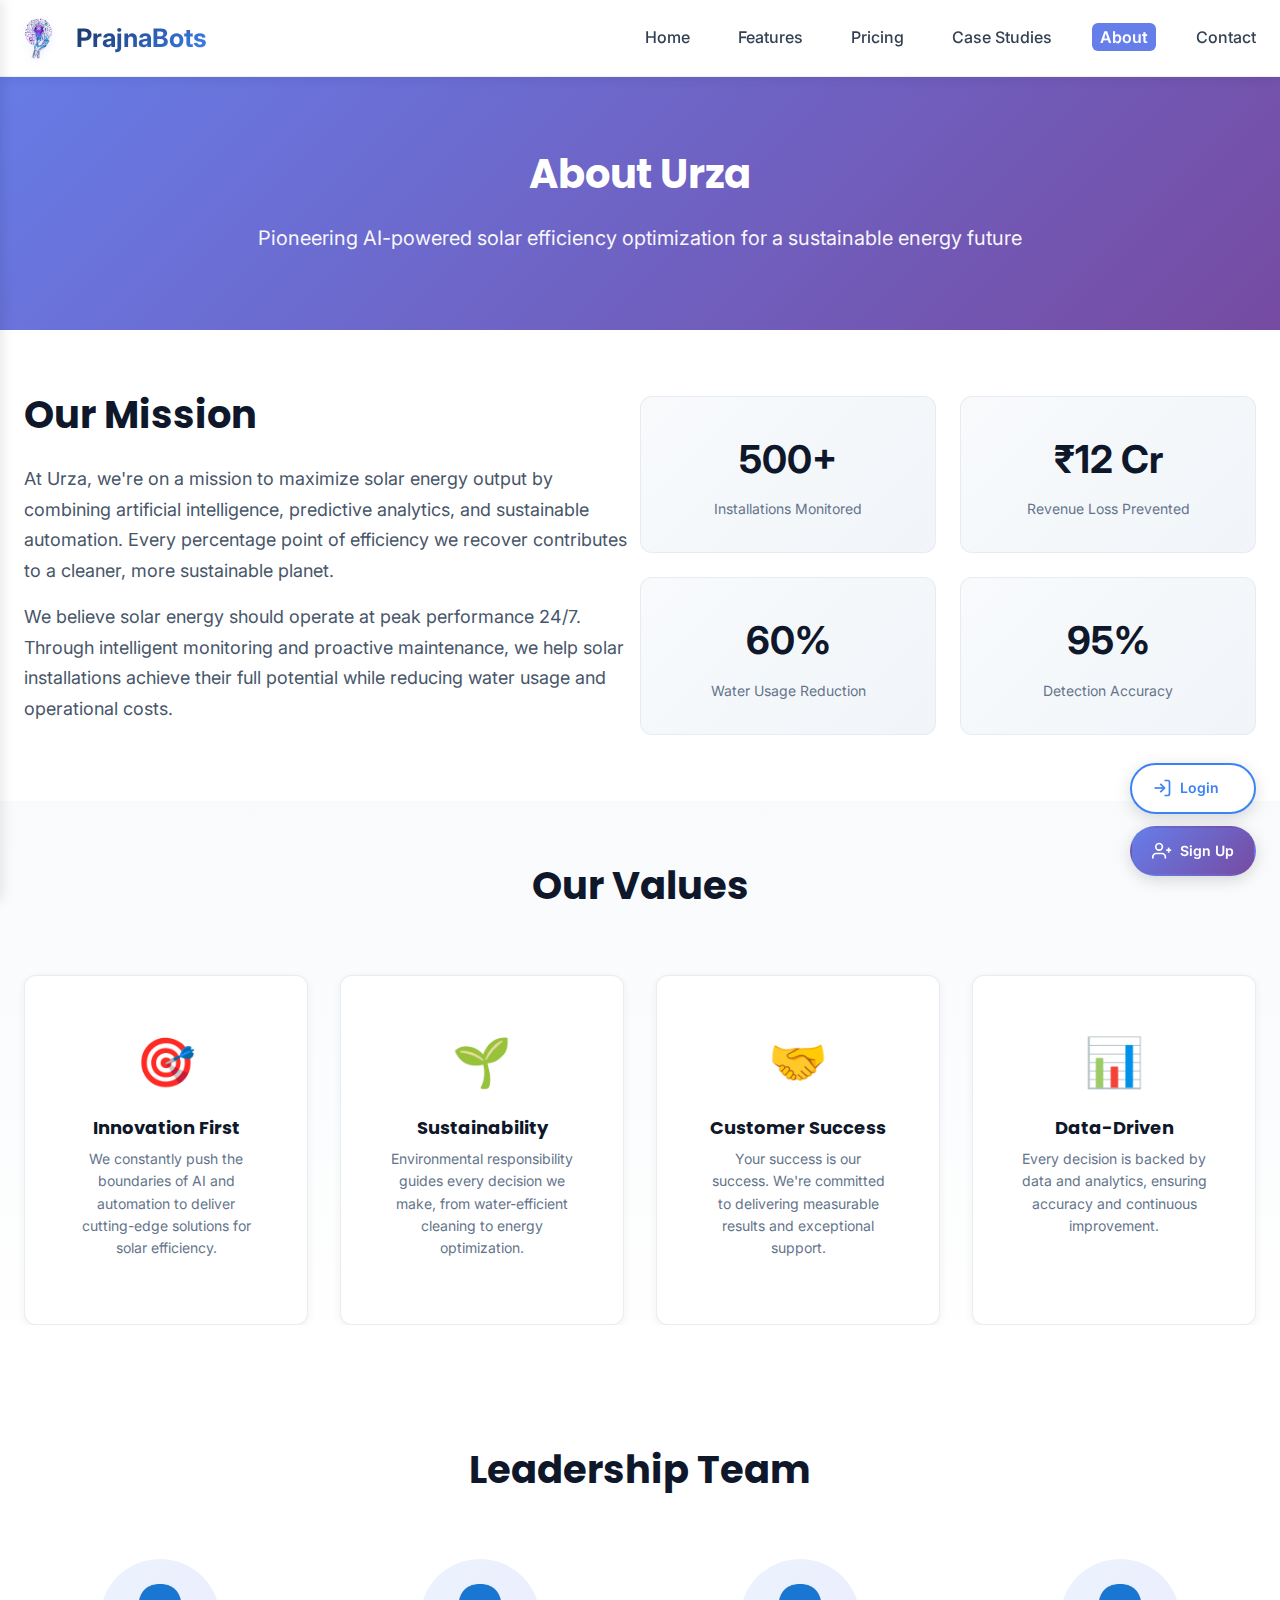
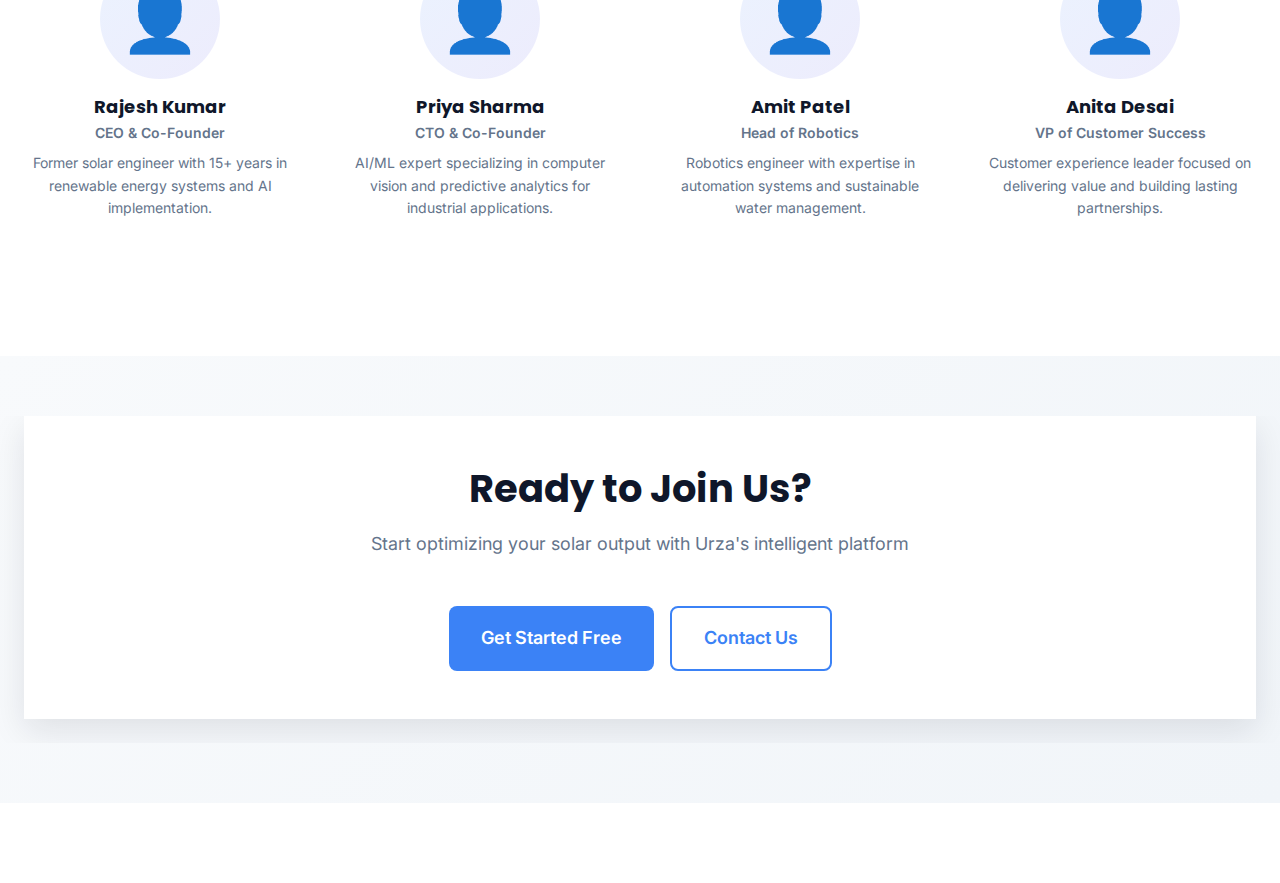
<file: about.html>
<!DOCTYPE html>
<html lang="en">
  <head>
    <meta charset="UTF-8" />
    <meta name="viewport" content="width=device-width, initial-scale=1.0" />
    <meta name="description" content="About Urza - Learn about our mission to optimize solar panel efficiency using AI technology and sustainable automation." />
    <title>About Us | Urza - AI Solar Panel Management</title>
    <link rel="icon" type="image/png" href="assets/logos/prajnabots-logo.png" />

    <link rel="stylesheet" href="css/shared/reset.css" />
    <link rel="stylesheet" href="css/shared/variables.css" />
    <link rel="stylesheet" href="css/shared/typography.css" />
    <link rel="stylesheet" href="css/shared/utilities.css" />
    <link rel="stylesheet" href="css/shared/buttons.css" />
    <link rel="stylesheet" href="css/shared/cards.css" />
    <link rel="stylesheet" href="css/shared/animations.css" />
    <link rel="stylesheet" href="css/shared/responsive.css" />
    <link rel="stylesheet" href="css/components/navbar.css" />
    <link rel="stylesheet" href="css/components/footer.css" />
    <link rel="stylesheet" href="css/about/about.css" />
    <link rel="stylesheet" href="css/shared/page-common.css" />
    <link rel="stylesheet" href="css/shared/page-transition.css" />
    <link rel="stylesheet" href="css/shared/loading-screen.css" />
    <link rel="stylesheet" href="css/shared/floating-cta.css" />
    <link rel="stylesheet" href="css/fixes/no-flicker.css" />
    <link rel="stylesheet" href="css/fixes/navbar-fixes.css" />
    <link rel="stylesheet" href="css/fixes/mobile-overflow-fix.css" />
    <link rel="stylesheet" href="css/fixes/floating-cta-smooth.css" />
  </head>
  <body>
    <header id="site-navbar" data-component="navbar"></header>

    <main id="main-content">
      <section class="page-hero">
        <div class="container">
          <div class="page-hero-content">
            <h2 class="hero-heading">About Urza</h2>
            <p class="hero-text">Pioneering AI-powered solar efficiency optimization for a sustainable energy future</p>
          </div>
        </div>
      </section>

      <section class="mission-section">
        <div class="container">
          <div class="mission-grid">
            <div class="mission-content">
              <h2>Our Mission</h2>
              <p>At Urza, we're on a mission to maximize solar energy output by combining artificial intelligence, predictive analytics, and sustainable automation. Every percentage point of efficiency we recover contributes to a cleaner, more sustainable planet.</p>
              <p>We believe solar energy should operate at peak performance 24/7. Through intelligent monitoring and proactive maintenance, we help solar installations achieve their full potential while reducing water usage and operational costs.</p>
            </div>
            <div class="mission-stats">
              <div class="stat-box">
                <span class="stat-number">500+</span>
                <span class="stat-label">Installations Monitored</span>
              </div>
              <div class="stat-box">
                <span class="stat-number">₹12 Cr</span>
                <span class="stat-label">Revenue Loss Prevented</span>
              </div>
              <div class="stat-box">
                <span class="stat-number">60%</span>
                <span class="stat-label">Water Usage Reduction</span>
              </div>
              <div class="stat-box">
                <span class="stat-number">95%</span>
                <span class="stat-label">Detection Accuracy</span>
              </div>
            </div>
          </div>
        </div>
      </section>

      <section class="values-section">
        <div class="container">
          <h2>Our Values</h2>
          <div class="values-grid">
            <article class="value-card">
              <div class="value-icon">🎯</div>
              <h3>Innovation First</h3>
              <p>We constantly push the boundaries of AI and automation to deliver cutting-edge solutions for solar efficiency.</p>
            </article>
            <article class="value-card">
              <div class="value-icon">🌱</div>
              <h3>Sustainability</h3>
              <p>Environmental responsibility guides every decision we make, from water-efficient cleaning to energy optimization.</p>
            </article>
            <article class="value-card">
              <div class="value-icon">🤝</div>
              <h3>Customer Success</h3>
              <p>Your success is our success. We're committed to delivering measurable results and exceptional support.</p>
            </article>
            <article class="value-card">
              <div class="value-icon">📊</div>
              <h3>Data-Driven</h3>
              <p>Every decision is backed by data and analytics, ensuring accuracy and continuous improvement.</p>
            </article>
          </div>
        </div>
      </section>

      <section class="team-section">
        <div class="container">
          <h2>Leadership Team</h2>
          <div class="team-grid">
            <article class="team-member">
              <div class="member-photo">
                <div class="placeholder-avatar">👤</div>
              </div>
              <h3>Rajesh Kumar</h3>
              <p class="member-role">CEO & Co-Founder</p>
              <p class="member-bio">Former solar engineer with 15+ years in renewable energy systems and AI implementation.</p>
            </article>
            <article class="team-member">
              <div class="member-photo">
                <div class="placeholder-avatar">👤</div>
              </div>
              <h3>Priya Sharma</h3>
              <p class="member-role">CTO & Co-Founder</p>
              <p class="member-bio">AI/ML expert specializing in computer vision and predictive analytics for industrial applications.</p>
            </article>
            <article class="team-member">
              <div class="member-photo">
                <div class="placeholder-avatar">👤</div>
              </div>
              <h3>Amit Patel</h3>
              <p class="member-role">Head of Robotics</p>
              <p class="member-bio">Robotics engineer with expertise in automation systems and sustainable water management.</p>
            </article>
            <article class="team-member">
              <div class="member-photo">
                <div class="placeholder-avatar">👤</div>
              </div>
              <h3>Anita Desai</h3>
              <p class="member-role">VP of Customer Success</p>
              <p class="member-bio">Customer experience leader focused on delivering value and building lasting partnerships.</p>
            </article>
          </div>
        </div>
      </section>

      <section class="cta-section">
        <div class="container">
          <div class="cta-box">
            <h2>Ready to Join Us?</h2>
            <p>Start optimizing your solar output with Urza's intelligent platform</p>
            <div class="cta-buttons">
              <a href="auth/register.html" class="btn btn-primary btn-lg">Get Started Free</a>
              <a href="contact.html" class="btn btn-secondary btn-lg">Contact Us</a>
            </div>
          </div>
        </div>
      </section>
    </main>

    <script src="js/components/component-loader.js"></script>
    <script src="js/shared/floating-auth.js"></script>
    <script src="js/shared/active-nav.js"></script>
    <script src="js/shared/page-transition.js"></script>

    <script src="js/shared/config.js" defer></script>
    <script src="js/shared/utils.js" defer></script>
    <script src="js/components/navbar.js" defer></script>
    <script src="js/components/navbar-mobile.js" defer></script>
    <script src="js/components/smooth-scroll.js" defer></script>
  </body>
</html>
</file>
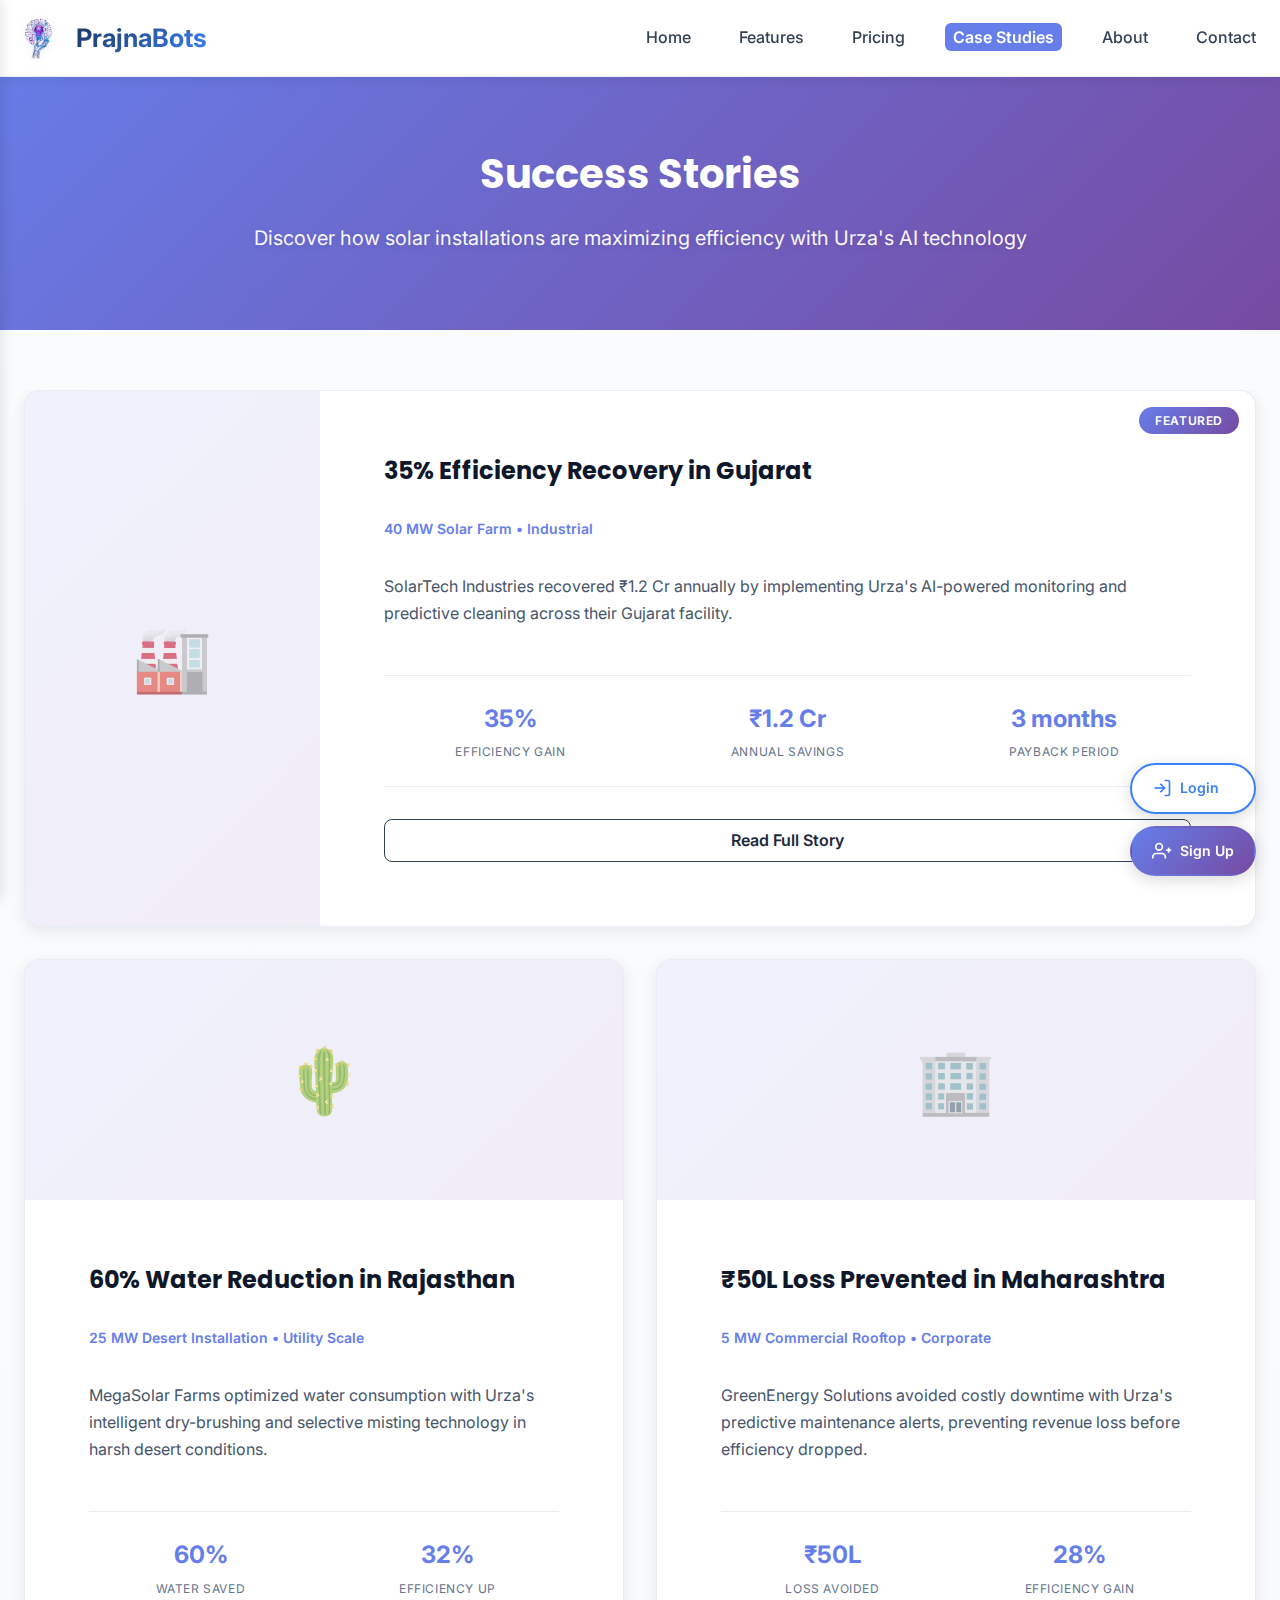
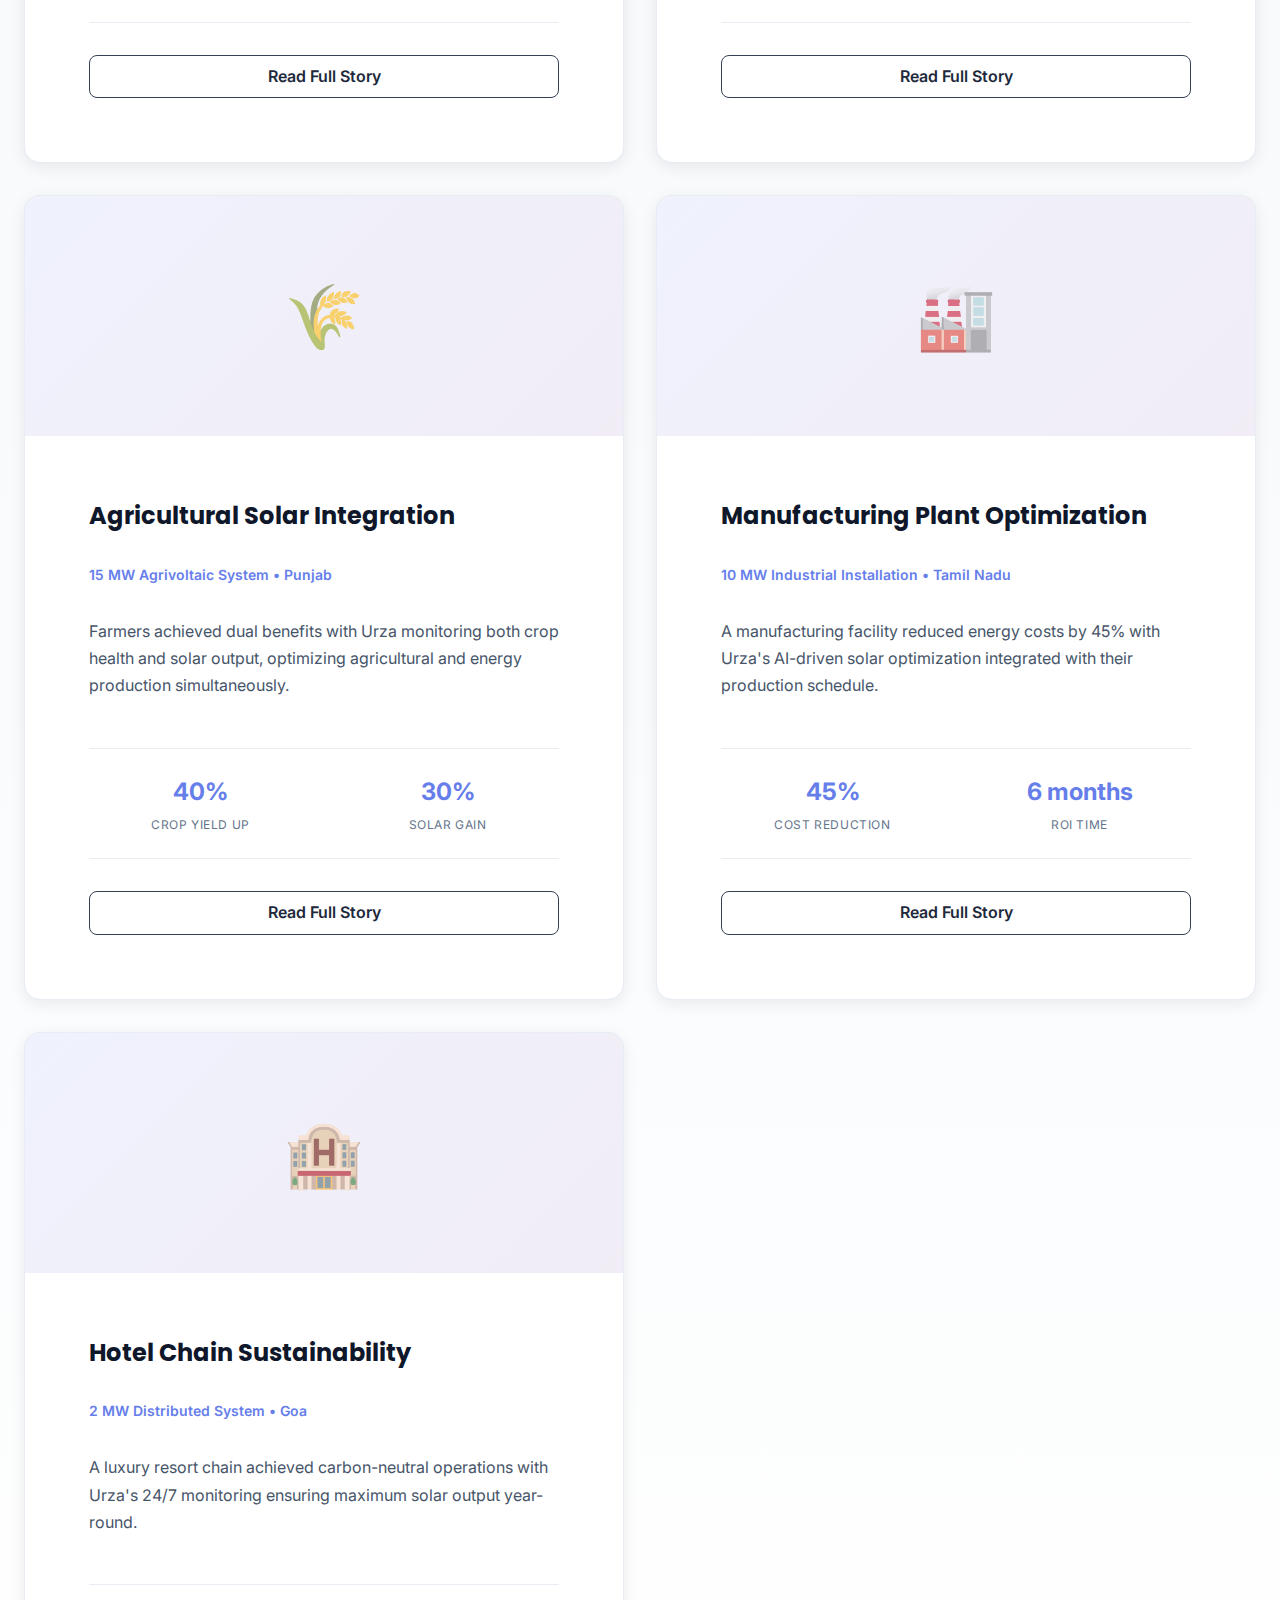
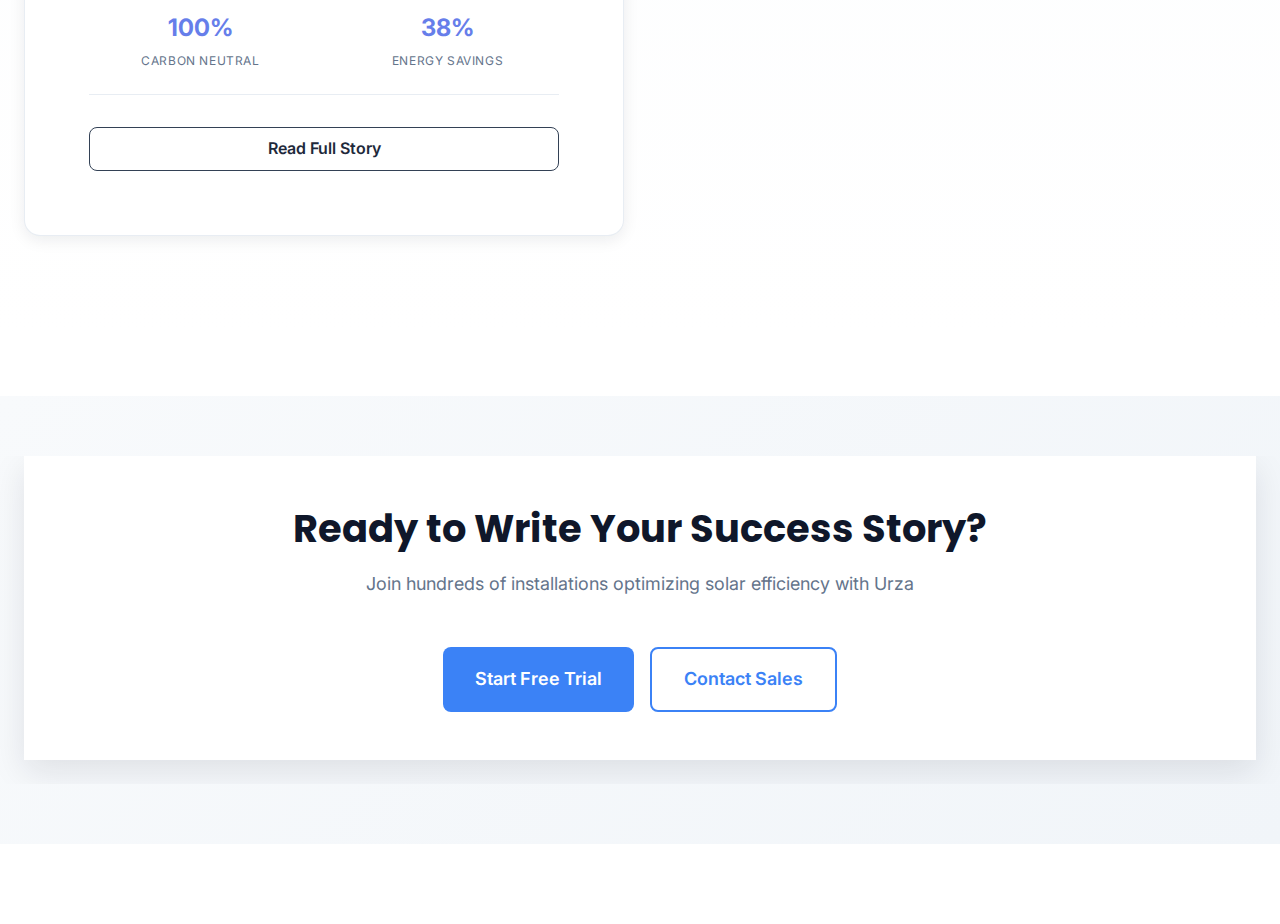
<file: case-studies.html>
<!DOCTYPE html>
<html lang="en">
  <head>
    <meta charset="UTF-8" />
    <meta name="viewport" content="width=device-width, initial-scale=1.0" />
    <meta name="description" content="Urza Case Studies - Real-world success stories of solar farms improving efficiency with AI technology." />
    <title>Case Studies | Urza - AI Solar Panel Management</title>
    <link rel="icon" type="image/png" href="assets/logos/prajnabots-logo.png" />

    <link rel="stylesheet" href="css/shared/reset.css" />
    <link rel="stylesheet" href="css/shared/variables.css" />
    <link rel="stylesheet" href="css/shared/typography.css" />
    <link rel="stylesheet" href="css/shared/utilities.css" />
    <link rel="stylesheet" href="css/shared/buttons.css" />
    <link rel="stylesheet" href="css/shared/cards.css" />
    <link rel="stylesheet" href="css/shared/animations.css" />
    <link rel="stylesheet" href="css/shared/responsive.css" />
    <link rel="stylesheet" href="css/components/navbar.css" />
    <link rel="stylesheet" href="css/case-studies/case-studies.css" />
    <link rel="stylesheet" href="css/shared/page-common.css" />
    <link rel="stylesheet" href="css/shared/page-transition.css" />
    <link rel="stylesheet" href="css/shared/loading-screen.css" />
    <link rel="stylesheet" href="css/shared/floating-cta.css" />
    <link rel="stylesheet" href="css/fixes/no-flicker.css" />
    <link rel="stylesheet" href="css/fixes/navbar-fixes.css" />
    <link rel="stylesheet" href="css/fixes/mobile-overflow-fix.css" />
    <link rel="stylesheet" href="css/fixes/floating-cta-smooth.css" />
  </head>
  <body>
    <header id="site-navbar" data-component="navbar"></header>

    <main id="main-content">
      <section class="page-hero">
        <div class="container">
          <div class="page-hero-content">
            <h2 class="hero-heading">Success Stories</h2>
            <p class="hero-text">Discover how solar installations are maximizing efficiency with Urza's AI technology</p>
          </div>
        </div>
      </section>

      <section class="case-studies-section">
        <div class="container">
          <div class="case-studies-grid">
            <article class="case-study-card featured">
              <div class="case-badge">Featured</div>
              <div class="case-image">
                <div class="placeholder-img">🏭</div>
              </div>
              <div class="case-content">
                <h3>35% Efficiency Recovery in Gujarat</h3>
                <p class="case-meta">40 MW Solar Farm • Industrial</p>
                <p class="case-excerpt">SolarTech Industries recovered ₹1.2 Cr annually by implementing Urza's AI-powered monitoring and predictive cleaning across their Gujarat facility.</p>
                <div class="case-stats">
                  <div class="stat-item">
                    <span class="stat-value">35%</span>
                    <span class="stat-label">Efficiency Gain</span>
                  </div>
                  <div class="stat-item">
                    <span class="stat-value">₹1.2 Cr</span>
                    <span class="stat-label">Annual Savings</span>
                  </div>
                  <div class="stat-item">
                    <span class="stat-value">3 months</span>
                    <span class="stat-label">Payback Period</span>
                  </div>
                </div>
                <a href="#" class="btn btn-outline">Read Full Story</a>
              </div>
            </article>

            <article class="case-study-card">
              <div class="case-image">
                <div class="placeholder-img">🌵</div>
              </div>
              <div class="case-content">
                <h3>60% Water Reduction in Rajasthan</h3>
                <p class="case-meta">25 MW Desert Installation • Utility Scale</p>
                <p class="case-excerpt">MegaSolar Farms optimized water consumption with Urza's intelligent dry-brushing and selective misting technology in harsh desert conditions.</p>
                <div class="case-stats">
                  <div class="stat-item">
                    <span class="stat-value">60%</span>
                    <span class="stat-label">Water Saved</span>
                  </div>
                  <div class="stat-item">
                    <span class="stat-value">32%</span>
                    <span class="stat-label">Efficiency Up</span>
                  </div>
                </div>
                <a href="#" class="btn btn-outline">Read Full Story</a>
              </div>
            </article>

            <article class="case-study-card">
              <div class="case-image">
                <div class="placeholder-img">🏢</div>
              </div>
              <div class="case-content">
                <h3>₹50L Loss Prevented in Maharashtra</h3>
                <p class="case-meta">5 MW Commercial Rooftop • Corporate</p>
                <p class="case-excerpt">GreenEnergy Solutions avoided costly downtime with Urza's predictive maintenance alerts, preventing revenue loss before efficiency dropped.</p>
                <div class="case-stats">
                  <div class="stat-item">
                    <span class="stat-value">₹50L</span>
                    <span class="stat-label">Loss Avoided</span>
                  </div>
                  <div class="stat-item">
                    <span class="stat-value">28%</span>
                    <span class="stat-label">Efficiency Gain</span>
                  </div>
                </div>
                <a href="#" class="btn btn-outline">Read Full Story</a>
              </div>
            </article>

            <article class="case-study-card">
              <div class="case-image">
                <div class="placeholder-img">🌾</div>
              </div>
              <div class="case-content">
                <h3>Agricultural Solar Integration</h3>
                <p class="case-meta">15 MW Agrivoltaic System • Punjab</p>
                <p class="case-excerpt">Farmers achieved dual benefits with Urza monitoring both crop health and solar output, optimizing agricultural and energy production simultaneously.</p>
                <div class="case-stats">
                  <div class="stat-item">
                    <span class="stat-value">40%</span>
                    <span class="stat-label">Crop Yield Up</span>
                  </div>
                  <div class="stat-item">
                    <span class="stat-value">30%</span>
                    <span class="stat-label">Solar Gain</span>
                  </div>
                </div>
                <a href="#" class="btn btn-outline">Read Full Story</a>
              </div>
            </article>

            <article class="case-study-card">
              <div class="case-image">
                <div class="placeholder-img">🏭</div>
              </div>
              <div class="case-content">
                <h3>Manufacturing Plant Optimization</h3>
                <p class="case-meta">10 MW Industrial Installation • Tamil Nadu</p>
                <p class="case-excerpt">A manufacturing facility reduced energy costs by 45% with Urza's AI-driven solar optimization integrated with their production schedule.</p>
                <div class="case-stats">
                  <div class="stat-item">
                    <span class="stat-value">45%</span>
                    <span class="stat-label">Cost Reduction</span>
                  </div>
                  <div class="stat-item">
                    <span class="stat-value">6 months</span>
                    <span class="stat-label">ROI Time</span>
                  </div>
                </div>
                <a href="#" class="btn btn-outline">Read Full Story</a>
              </div>
            </article>

            <article class="case-study-card">
              <div class="case-image">
                <div class="placeholder-img">🏨</div>
              </div>
              <div class="case-content">
                <h3>Hotel Chain Sustainability</h3>
                <p class="case-meta">2 MW Distributed System • Goa</p>
                <p class="case-excerpt">A luxury resort chain achieved carbon-neutral operations with Urza's 24/7 monitoring ensuring maximum solar output year-round.</p>
                <div class="case-stats">
                  <div class="stat-item">
                    <span class="stat-value">100%</span>
                    <span class="stat-label">Carbon Neutral</span>
                  </div>
                  <div class="stat-item">
                    <span class="stat-value">38%</span>
                    <span class="stat-label">Energy Savings</span>
                  </div>
                </div>
                <a href="#" class="btn btn-outline">Read Full Story</a>
              </div>
            </article>
          </div>
        </div>
      </section>

      <section class="cta-section">
        <div class="container">
          <div class="cta-box">
            <h2>Ready to Write Your Success Story?</h2>
            <p>Join hundreds of installations optimizing solar efficiency with Urza</p>
            <div class="cta-buttons">
              <a href="auth/register.html" class="btn btn-primary btn-lg">Start Free Trial</a>
              <a href="contact.html" class="btn btn-secondary btn-lg">Contact Sales</a>
            </div>
          </div>
        </div>
      </section>
    </main>

    <script src="js/components/component-loader.js"></script>
    <script src="js/shared/floating-auth.js"></script>
    <script src="js/shared/active-nav.js"></script>
    <script src="js/shared/page-transition.js"></script>

    <script src="js/shared/config.js" defer></script>
    <script src="js/shared/utils.js" defer></script>
    <script src="js/components/navbar.js" defer></script>
    <script src="js/components/navbar-mobile.js" defer></script>
  </body>
</html>
</file>
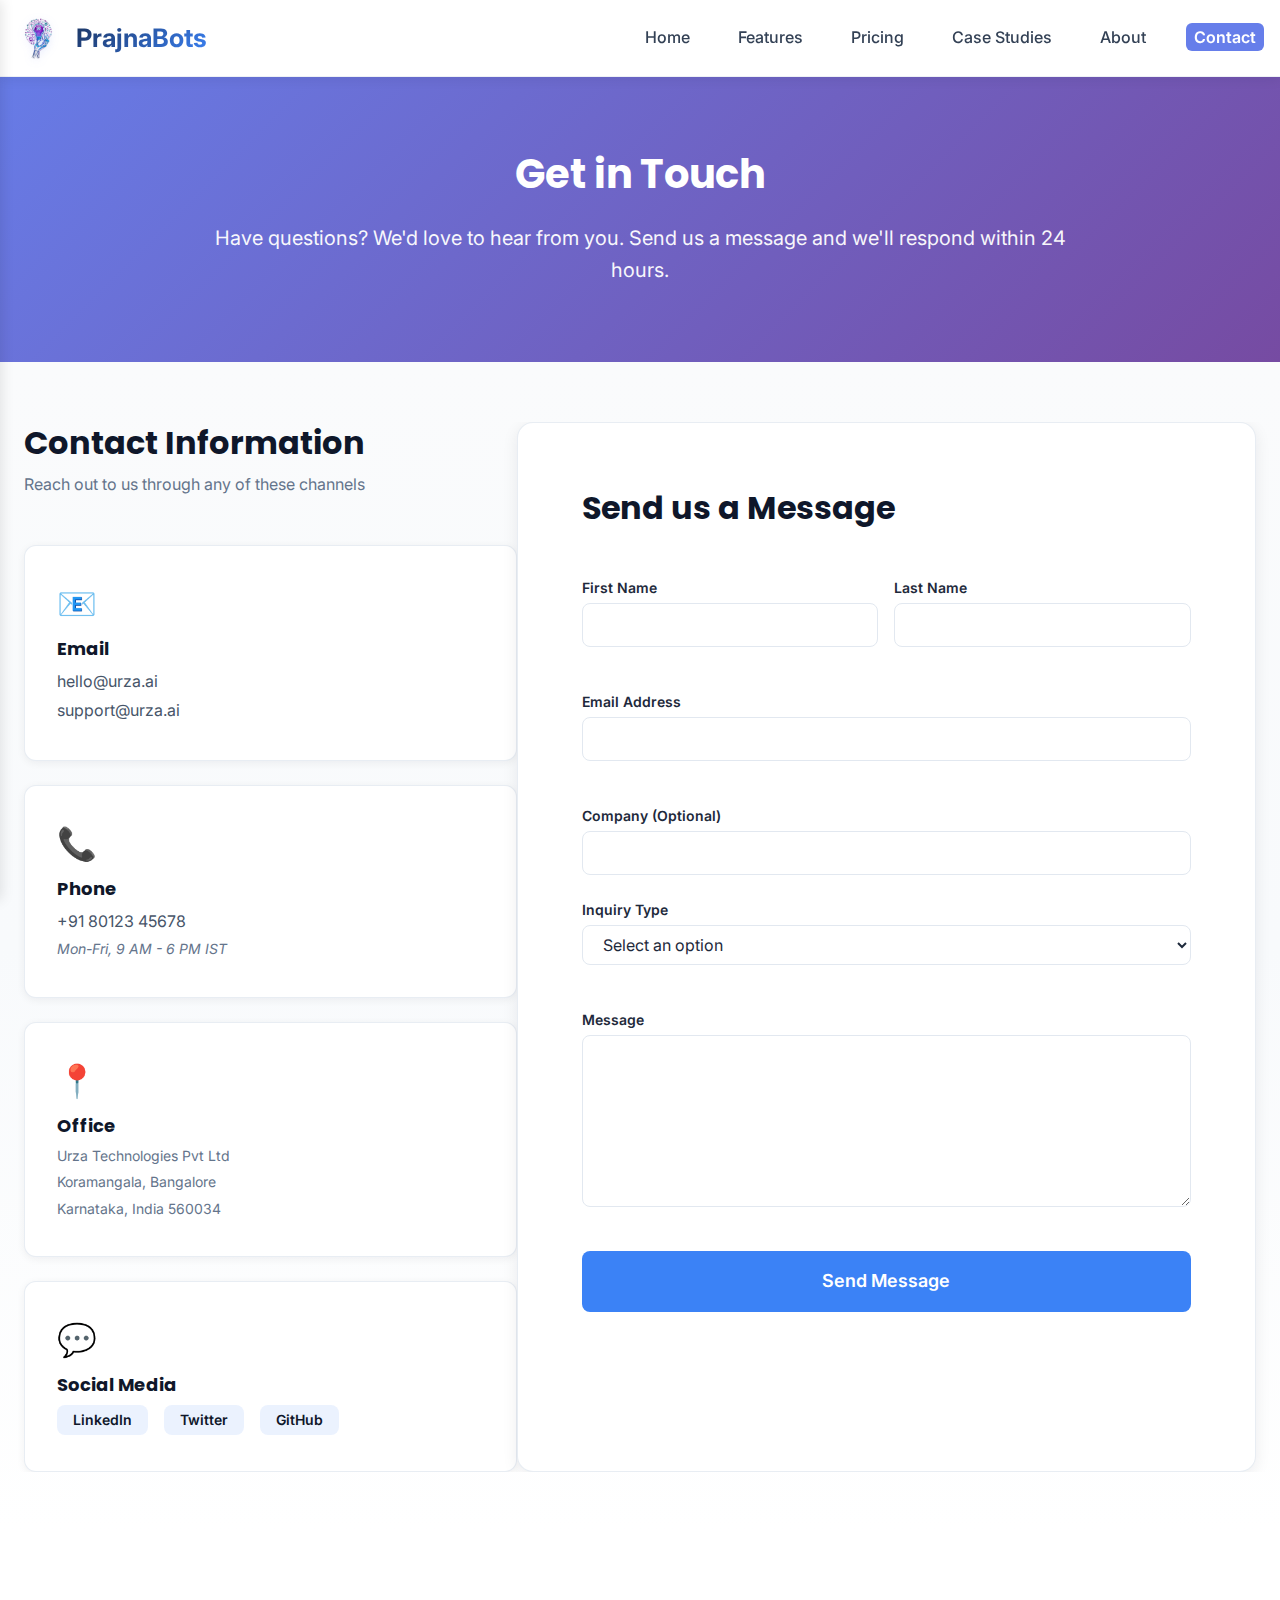
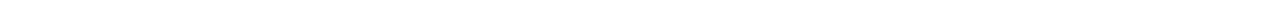
<file: contact.html>
<!DOCTYPE html>
<html lang="en">
  <head>
    <meta charset="UTF-8" />
    <meta name="viewport" content="width=device-width, initial-scale=1.0" />
    <meta name="description" content="Contact Urza - Get in touch with our team for sales inquiries, support, or partnership opportunities." />
    <title>Contact Us | Urza - AI Solar Panel Management</title>
    <link rel="icon" type="image/png" href="assets/logos/prajnabots-logo.png" />

    <link rel="stylesheet" href="css/shared/reset.css" />
    <link rel="stylesheet" href="css/shared/variables.css" />
    <link rel="stylesheet" href="css/shared/typography.css" />
    <link rel="stylesheet" href="css/shared/utilities.css" />
    <link rel="stylesheet" href="css/shared/buttons.css" />
    <link rel="stylesheet" href="css/shared/forms.css" />
    <link rel="stylesheet" href="css/shared/cards.css" />
    <link rel="stylesheet" href="css/shared/animations.css" />
    <link rel="stylesheet" href="css/shared/responsive.css" />
    <link rel="stylesheet" href="css/components/navbar.css" />
    <link rel="stylesheet" href="css/components/footer.css" />
    <link rel="stylesheet" href="css/contact/contact.css" />
    <link rel="stylesheet" href="css/shared/page-common.css" />
    <link rel="stylesheet" href="css/shared/page-transition.css" />
    <link rel="stylesheet" href="css/shared/loading-screen.css" />
    <link rel="stylesheet" href="css/shared/floating-cta.css" />
    <link rel="stylesheet" href="css/fixes/no-flicker.css" />
    <link rel="stylesheet" href="css/fixes/navbar-fixes.css" />
    <link rel="stylesheet" href="css/fixes/mobile-overflow-fix.css" />
    <link rel="stylesheet" href="css/fixes/floating-cta-smooth.css" />
  </head>
  <body>
    <header id="site-navbar" data-component="navbar"></header>

    <main id="main-content">
      <section class="page-hero">
        <div class="container">
          <div class="page-hero-content">
            <h2 class="hero-heading">Get in Touch</h2>
            <p class="hero-text">Have questions? We'd love to hear from you. Send us a message and we'll respond within 24 hours.</p>
          </div>
        </div>
      </section>

      <section class="contact-section">
        <div class="container">
          <div class="contact-grid">
            <div class="contact-info">
              <h2>Contact Information</h2>
              <p>Reach out to us through any of these channels</p>

              <div class="info-cards">
                <div class="info-card">
                  <div class="info-icon">📧</div>
                  <h3>Email</h3>
                  <a href="mailto:hello@urza.ai">hello@urza.ai</a>
                  <a href="mailto:support@urza.ai">support@urza.ai</a>
                </div>

                <div class="info-card">
                  <div class="info-icon">📞</div>
                  <h3>Phone</h3>
                  <a href="tel:+918012345678">+91 80123 45678</a>
                  <p class="info-note">Mon-Fri, 9 AM - 6 PM IST</p>
                </div>

                <div class="info-card">
                  <div class="info-icon">📍</div>
                  <h3>Office</h3>
                  <p>Urza Technologies Pvt Ltd</p>
                  <p>Koramangala, Bangalore</p>
                  <p>Karnataka, India 560034</p>
                </div>

                <div class="info-card">
                  <div class="info-icon">💬</div>
                  <h3>Social Media</h3>
                  <div class="social-links">
                    <a href="#">LinkedIn</a>
                    <a href="#">Twitter</a>
                    <a href="#">GitHub</a>
                  </div>
                </div>
              </div>
            </div>

            <div class="contact-form-wrapper">
              <form class="contact-form" id="contact-form">
                <h2>Send us a Message</h2>
                
                <div class="form-row">
                  <div class="form-group">
                    <label for="first-name" class="form-label">First Name</label>
                    <input type="text" id="first-name" name="firstName" class="input" required />
                    <span class="form-error"></span>
                  </div>

                  <div class="form-group">
                    <label for="last-name" class="form-label">Last Name</label>
                    <input type="text" id="last-name" name="lastName" class="input" required />
                    <span class="form-error"></span>
                  </div>
                </div>

                <div class="form-group">
                  <label for="email" class="form-label">Email Address</label>
                  <input type="email" id="email" name="email" class="input" required />
                  <span class="form-error"></span>
                </div>

                <div class="form-group">
                  <label for="company" class="form-label">Company (Optional)</label>
                  <input type="text" id="company" name="company" class="input" />
                </div>

                <div class="form-group">
                  <label for="inquiry-type" class="form-label">Inquiry Type</label>
                  <select id="inquiry-type" name="inquiryType" class="input" required>
                    <option value="">Select an option</option>
                    <option value="sales">Sales Inquiry</option>
                    <option value="support">Technical Support</option>
                    <option value="partnership">Partnership</option>
                    <option value="general">General Question</option>
                  </select>
                  <span class="form-error"></span>
                </div>

                <div class="form-group">
                  <label for="message" class="form-label">Message</label>
                  <textarea id="message" name="message" class="input" rows="6" required></textarea>
                  <span class="form-error"></span>
                </div>

                <button type="submit" class="btn btn-primary btn-lg btn-block">Send Message</button>
              </form>
            </div>
          </div>
        </div>
      </section>
    </main>

    <script src="js/components/component-loader.js"></script>
    <script src="js/shared/floating-auth.js"></script>
    <script src="js/shared/active-nav.js"></script>
    <script src="js/shared/page-transition.js"></script>

    <script src="js/shared/config.js" defer></script>
    <script src="js/shared/utils.js" defer></script>
    <script src="js/shared/validation.js" defer></script>
    <script src="js/components/navbar.js" defer></script>
    <script src="js/components/navbar-mobile.js" defer></script>
    <script src="js/contact/contact.js" defer></script>
  </body>
</html>
</file>
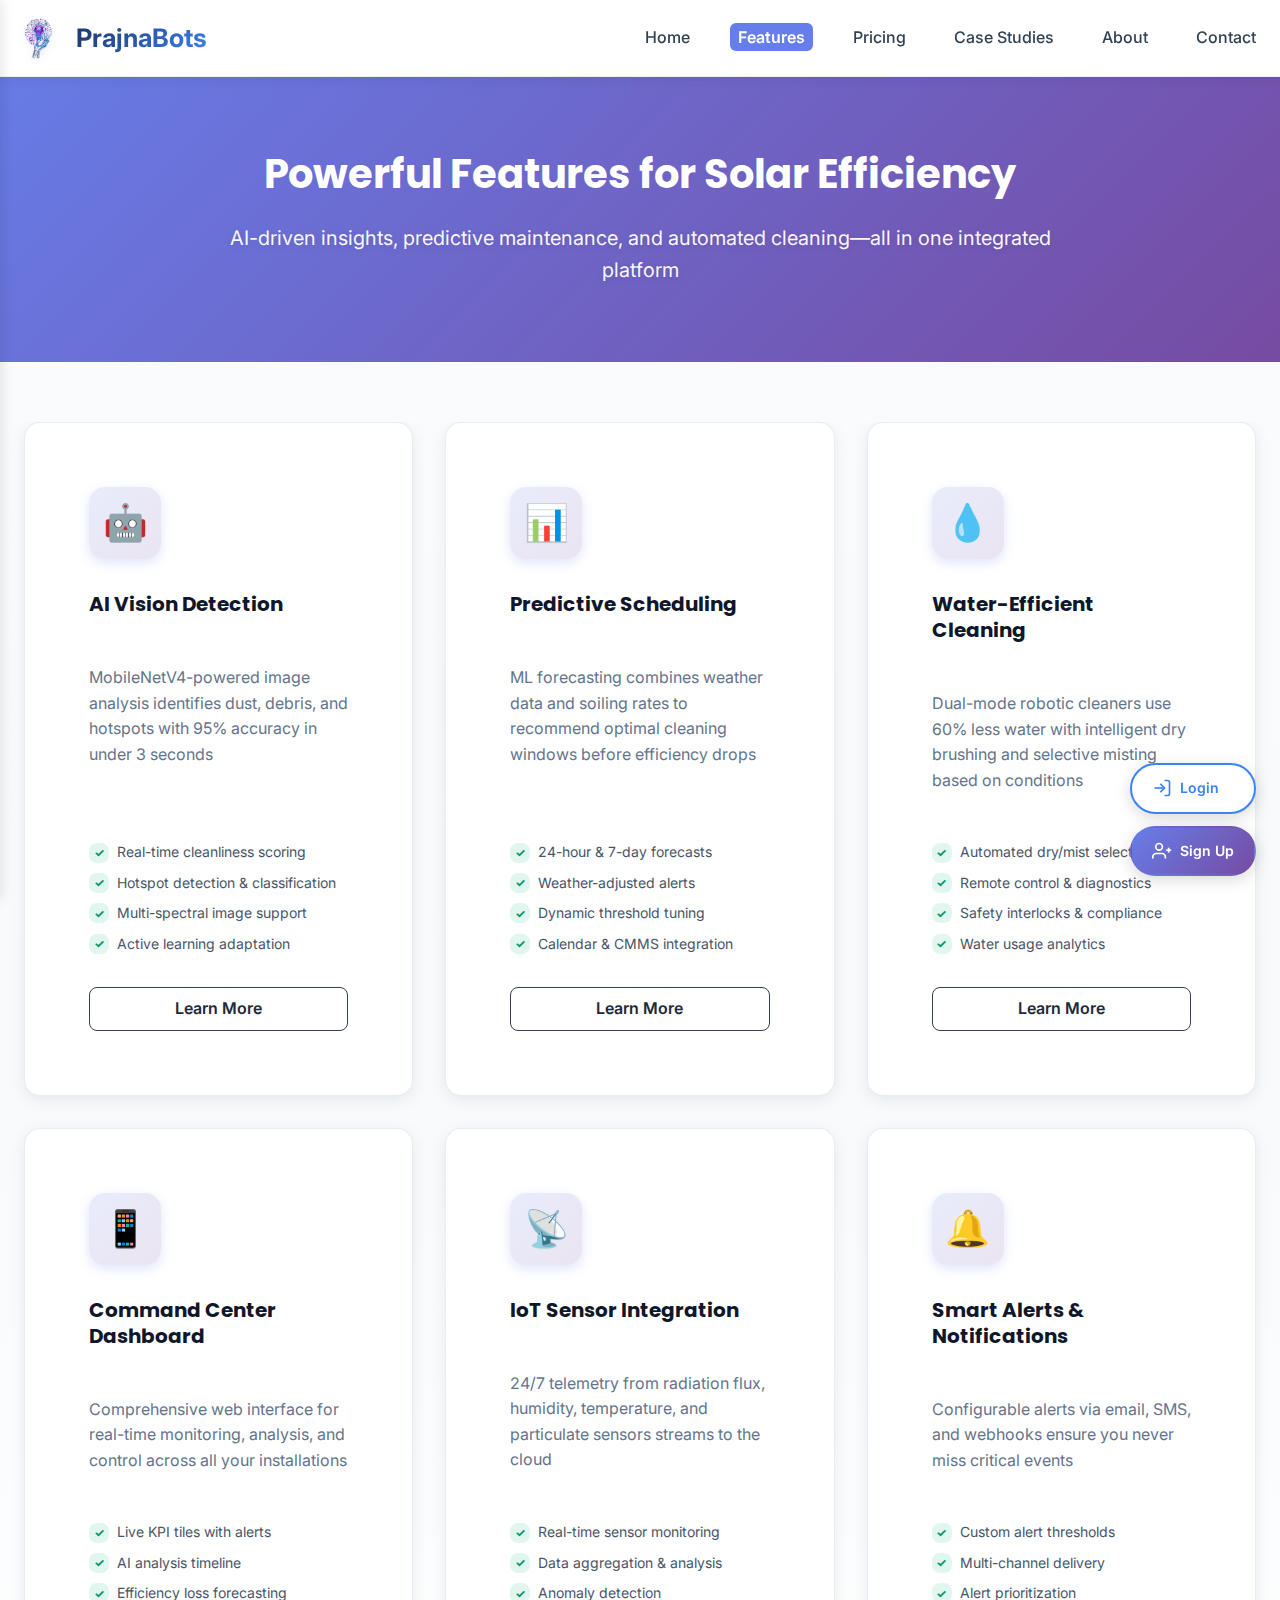
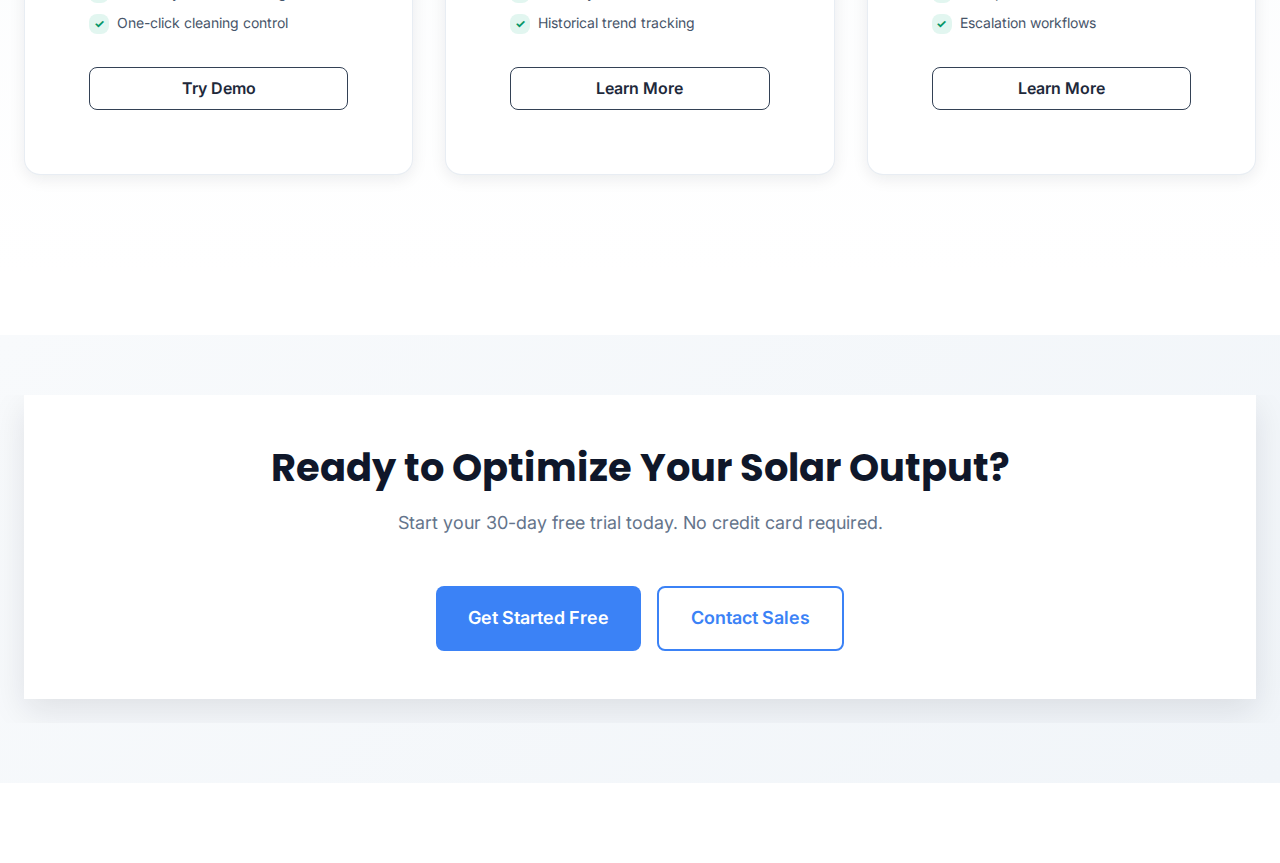
<file: features.html>
<!DOCTYPE html>
<html lang="en">
  <head>
    <meta charset="UTF-8" />
    <meta name="viewport" content="width=device-width, initial-scale=1.0" />
    <meta name="description" content="Explore Urza's AI-powered features: MobileNetV4 vision detection, predictive scheduling, and water-efficient robotics for solar panel optimization." />
    <title>Features | Urza - AI Solar Panel Management</title>
    <link rel="icon" type="image/png" href="assets/logos/prajnabots-logo.png" />

    <link rel="stylesheet" href="css/shared/reset.css" />
    <link rel="stylesheet" href="css/shared/variables.css" />
    <link rel="stylesheet" href="css/shared/typography.css" />
    <link rel="stylesheet" href="css/shared/utilities.css" />
    <link rel="stylesheet" href="css/shared/buttons.css" />
    <link rel="stylesheet" href="css/shared/forms.css" />
    <link rel="stylesheet" href="css/shared/cards.css" />
    <link rel="stylesheet" href="css/shared/animations.css" />
    <link rel="stylesheet" href="css/shared/responsive.css" />
    <link rel="stylesheet" href="css/components/navbar.css" />
    <link rel="stylesheet" href="css/components/footer.css" />
    <link rel="stylesheet" href="css/features/features.css" />
    <link rel="stylesheet" href="css/shared/page-common.css" />
    <link rel="stylesheet" href="css/shared/page-transition.css" />
    <link rel="stylesheet" href="css/shared/loading-screen.css" />
    <link rel="stylesheet" href="css/shared/floating-cta.css" />
    <link rel="stylesheet" href="css/fixes/no-flicker.css" />
    <link rel="stylesheet" href="css/fixes/navbar-fixes.css" />
    <link rel="stylesheet" href="css/fixes/mobile-overflow-fix.css" />
    <link rel="stylesheet" href="css/fixes/floating-cta-smooth.css" />
  </head>
  <body>
    <header id="site-navbar" data-component="navbar"></header>

    <main id="main-content">
      <section class="page-hero">
        <div class="container">
          <div class="page-hero-content">
            <h2 class="hero-heading">Powerful Features for Solar Efficiency</h2>
            <p class="hero-text">AI-driven insights, predictive maintenance, and automated cleaning—all in one integrated platform</p>
          </div>
        </div>
      </section>

      <section class="features-grid-section">
        <div class="container">
          <div class="features-grid-3col">
            <article class="feature-card-detailed">
              <div class="feature-icon">🤖</div>
              <h3>AI Vision Detection</h3>
              <p>MobileNetV4-powered image analysis identifies dust, debris, and hotspots with 95% accuracy in under 3 seconds</p>
              <ul class="feature-benefits">
                <li>Real-time cleanliness scoring</li>
                <li>Hotspot detection & classification</li>
                <li>Multi-spectral image support</li>
                <li>Active learning adaptation</li>
              </ul>
              <a href="#" class="btn btn-outline">Learn More</a>
            </article>

            <article class="feature-card-detailed">
              <div class="feature-icon">📊</div>
              <h3>Predictive Scheduling</h3>
              <p>ML forecasting combines weather data and soiling rates to recommend optimal cleaning windows before efficiency drops</p>
              <ul class="feature-benefits">
                <li>24-hour & 7-day forecasts</li>
                <li>Weather-adjusted alerts</li>
                <li>Dynamic threshold tuning</li>
                <li>Calendar & CMMS integration</li>
              </ul>
              <a href="#" class="btn btn-outline">Learn More</a>
            </article>

            <article class="feature-card-detailed">
              <div class="feature-icon">💧</div>
              <h3>Water-Efficient Cleaning</h3>
              <p>Dual-mode robotic cleaners use 60% less water with intelligent dry brushing and selective misting based on conditions</p>
              <ul class="feature-benefits">
                <li>Automated dry/mist selection</li>
                <li>Remote control & diagnostics</li>
                <li>Safety interlocks & compliance</li>
                <li>Water usage analytics</li>
              </ul>
              <a href="#" class="btn btn-outline">Learn More</a>
            </article>

            <article class="feature-card-detailed">
              <div class="feature-icon">📱</div>
              <h3>Command Center Dashboard</h3>
              <p>Comprehensive web interface for real-time monitoring, analysis, and control across all your installations</p>
              <ul class="feature-benefits">
                <li>Live KPI tiles with alerts</li>
                <li>AI analysis timeline</li>
                <li>Efficiency loss forecasting</li>
                <li>One-click cleaning control</li>
              </ul>
              <a href="dashboard.html" class="btn btn-outline">Try Demo</a>
            </article>

            <article class="feature-card-detailed">
              <div class="feature-icon">📡</div>
              <h3>IoT Sensor Integration</h3>
              <p>24/7 telemetry from radiation flux, humidity, temperature, and particulate sensors streams to the cloud</p>
              <ul class="feature-benefits">
                <li>Real-time sensor monitoring</li>
                <li>Data aggregation & analysis</li>
                <li>Anomaly detection</li>
                <li>Historical trend tracking</li>
              </ul>
              <a href="#" class="btn btn-outline">Learn More</a>
            </article>

            <article class="feature-card-detailed">
              <div class="feature-icon">🔔</div>
              <h3>Smart Alerts & Notifications</h3>
              <p>Configurable alerts via email, SMS, and webhooks ensure you never miss critical events</p>
              <ul class="feature-benefits">
                <li>Custom alert thresholds</li>
                <li>Multi-channel delivery</li>
                <li>Alert prioritization</li>
                <li>Escalation workflows</li>
              </ul>
              <a href="#" class="btn btn-outline">Learn More</a>
            </article>
          </div>
        </div>
      </section>

      <section class="cta-section">
        <div class="container">
          <div class="cta-box">
            <h2>Ready to Optimize Your Solar Output?</h2>
            <p>Start your 30-day free trial today. No credit card required.</p>
            <div class="cta-buttons">
              <a href="auth/register.html" class="btn btn-primary btn-lg">Get Started Free</a>
              <a href="contact.html" class="btn btn-secondary btn-lg">Contact Sales</a>
            </div>
          </div>
        </div>
      </section>
    </main>

    <script src="js/components/component-loader.js"></script>
    <script src="js/shared/floating-auth.js"></script>
    <script src="js/shared/active-nav.js"></script>
    <script src="js/shared/page-transition.js"></script>

    <script src="js/shared/config.js" defer></script>
    <script src="js/shared/utils.js" defer></script>
    <script src="js/components/navbar.js" defer></script>
    <script src="js/components/navbar-mobile.js" defer></script>
    <script src="js/components/smooth-scroll.js" defer></script>
  </body>
</html>
</file>
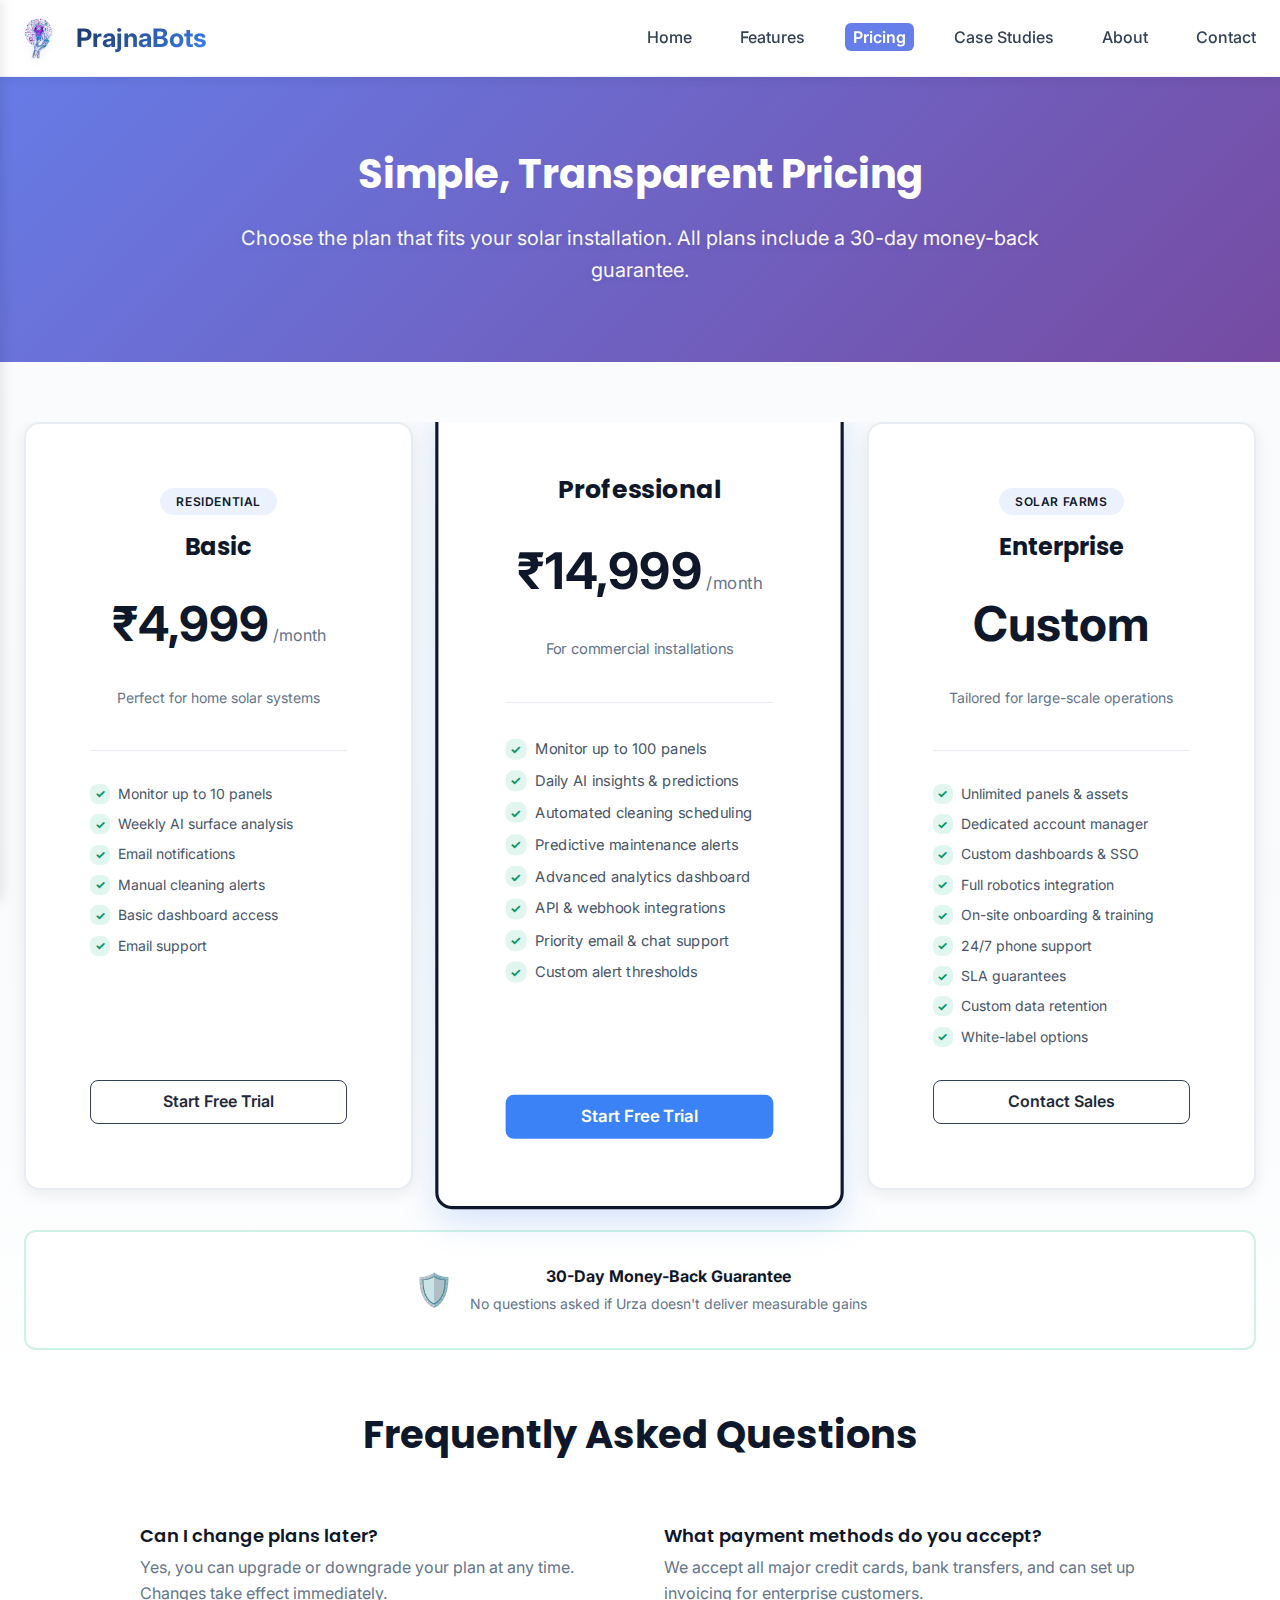
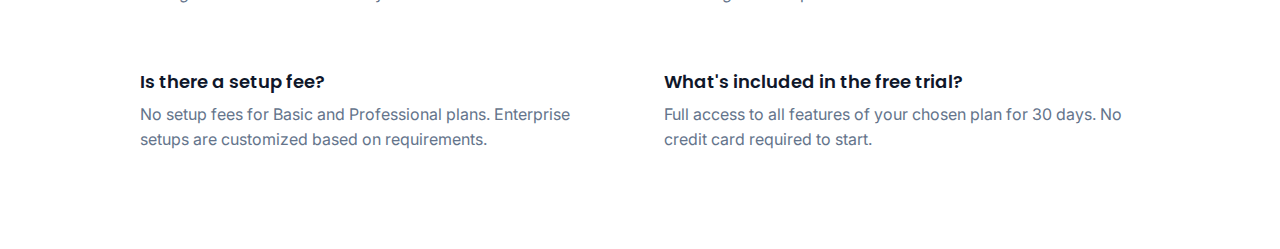
<file: pricing.html>
<!DOCTYPE html>
<html lang="en">
  <head>
    <meta charset="UTF-8" />
    <meta name="viewport" content="width=device-width, initial-scale=1.0" />
    <meta name="description" content="Urza pricing plans - Choose the perfect plan for your solar installation size. Start with a 30-day free trial." />
    <title>Pricing | Urza - AI Solar Panel Management</title>
    <link rel="icon" type="image/png" href="assets/logos/prajnabots-logo.png" />

    <link rel="stylesheet" href="css/shared/reset.css" />
    <link rel="stylesheet" href="css/shared/variables.css" />
    <link rel="stylesheet" href="css/shared/typography.css" />
    <link rel="stylesheet" href="css/shared/utilities.css" />
    <link rel="stylesheet" href="css/shared/buttons.css" />
    <link rel="stylesheet" href="css/shared/forms.css" />
    <link rel="stylesheet" href="css/shared/cards.css" />
    <link rel="stylesheet" href="css/shared/animations.css" />
    <link rel="stylesheet" href="css/shared/responsive.css" />
    <link rel="stylesheet" href="css/components/navbar.css" />
    <link rel="stylesheet" href="css/components/footer.css" />
    <link rel="stylesheet" href="css/pricing/pricing.css" />
    <link rel="stylesheet" href="css/shared/page-common.css" />
    <link rel="stylesheet" href="css/shared/page-transition.css" />
    <link rel="stylesheet" href="css/shared/loading-screen.css" />
    <link rel="stylesheet" href="css/shared/floating-cta.css" />
    <link rel="stylesheet" href="css/fixes/no-flicker.css" />
    <link rel="stylesheet" href="css/fixes/navbar-fixes.css" />
    <link rel="stylesheet" href="css/fixes/mobile-overflow-fix.css" />
    <link rel="stylesheet" href="css/fixes/floating-cta-smooth.css" />
  </head>
  <body>
    <header id="site-navbar" data-component="navbar"></header>

    <main id="main-content">
      <section class="page-hero">
        <div class="container">
          <div class="page-hero-content">
            <h2 class="hero-heading">Simple, Transparent Pricing</h2>
            <p class="hero-text">Choose the plan that fits your solar installation. All plans include a 30-day money-back guarantee.</p>
          </div>
        </div>
      </section>

      <section class="pricing-section">
        <div class="container">
          <div class="pricing-grid">
            <article class="pricing-card">
              <div class="pricing-header">
                <span class="pricing-badge">Residential</span>
                <h3 class="pricing-title">Basic</h3>
                <div class="pricing-price">
                  <span class="price-amount">₹4,999</span>
                  <span class="price-period">/month</span>
                </div>
                <p class="pricing-description">Perfect for home solar systems</p>
              </div>
              <ul class="pricing-features">
                <li>Monitor up to 10 panels</li>
                <li>Weekly AI surface analysis</li>
                <li>Email notifications</li>
                <li>Manual cleaning alerts</li>
                <li>Basic dashboard access</li>
                <li>Email support</li>
              </ul>
              <a href="auth/register.html" class="btn btn-outline btn-block">Start Free Trial</a>
            </article>

            <article class="pricing-card pricing-card--featured">
              <div class="pricing-badge pricing-badge--featured">Most Popular</div>
              <div class="pricing-header">
                <h3 class="pricing-title">Professional</h3>
                <div class="pricing-price">
                  <span class="price-amount">₹14,999</span>
                  <span class="price-period">/month</span>
                </div>
                <p class="pricing-description">For commercial installations</p>
              </div>
              <ul class="pricing-features">
                <li>Monitor up to 100 panels</li>
                <li>Daily AI insights & predictions</li>
                <li>Automated cleaning scheduling</li>
                <li>Predictive maintenance alerts</li>
                <li>Advanced analytics dashboard</li>
                <li>API & webhook integrations</li>
                <li>Priority email & chat support</li>
                <li>Custom alert thresholds</li>
              </ul>
              <a href="auth/register.html" class="btn btn-primary btn-block">Start Free Trial</a>
            </article>

            <article class="pricing-card">
              <div class="pricing-header">
                <span class="pricing-badge">Solar Farms</span>
                <h3 class="pricing-title">Enterprise</h3>
                <div class="pricing-price">
                  <span class="price-amount">Custom</span>
                </div>
                <p class="pricing-description">Tailored for large-scale operations</p>
              </div>
              <ul class="pricing-features">
                <li>Unlimited panels & assets</li>
                <li>Dedicated account manager</li>
                <li>Custom dashboards & SSO</li>
                <li>Full robotics integration</li>
                <li>On-site onboarding & training</li>
                <li>24/7 phone support</li>
                <li>SLA guarantees</li>
                <li>Custom data retention</li>
                <li>White-label options</li>
              </ul>
              <a href="contact.html" class="btn btn-outline btn-block">Contact Sales</a>
            </article>
          </div>

          <div class="pricing-guarantee">
            <span class="guarantee-icon">🛡️</span>
            <div>
              <strong>30-Day Money-Back Guarantee</strong>
              <p>No questions asked if Urza doesn't deliver measurable gains</p>
            </div>
          </div>
        </div>
      </section>

      <section class="faq-section">
        <div class="container">
          <h2>Frequently Asked Questions</h2>
          <div class="faq-grid">
            <div class="faq-item">
              <h3>Can I change plans later?</h3>
              <p>Yes, you can upgrade or downgrade your plan at any time. Changes take effect immediately.</p>
            </div>
            <div class="faq-item">
              <h3>What payment methods do you accept?</h3>
              <p>We accept all major credit cards, bank transfers, and can set up invoicing for enterprise customers.</p>
            </div>
            <div class="faq-item">
              <h3>Is there a setup fee?</h3>
              <p>No setup fees for Basic and Professional plans. Enterprise setups are customized based on requirements.</p>
            </div>
            <div class="faq-item">
              <h3>What's included in the free trial?</h3>
              <p>Full access to all features of your chosen plan for 30 days. No credit card required to start.</p>
            </div>
          </div>
        </div>
      </section>
    </main>

    <script src="js/components/component-loader.js"></script>
    <script src="js/shared/floating-auth.js"></script>
    <script src="js/shared/active-nav.js"></script>
    <script src="js/shared/page-transition.js"></script>

    <script src="js/shared/config.js" defer></script>
    <script src="js/shared/utils.js" defer></script>
    <script src="js/components/navbar.js" defer></script>
    <script src="js/components/navbar-mobile.js" defer></script>
    <script src="js/components/smooth-scroll.js" defer></script>
  </body>
</html>
</file>
<file: css/shared/variables.css>
/* Design Tokens */
:root {
  /* Colors */
  --primary-blue: #0f172a;
  --electric-blue: #3b82f6;
  --bright-cyan: #06b6d4;
  --gradient-start: #346bf1;
  --gradient-end: #4fa0ff;
  --slate-gray: #334155;
  --light-gray: #f1f5f9;
  --white: #ffffff;
  --charcoal: #1e293b;
  --success-green: #10b981;
  --warning-amber: #f59e0b;
  --error-red: #ef4444;
  --solar-orange: #f97316;

  /* Typography */
  --font-primary: 'Inter', sans-serif;
  --font-secondary: 'Poppins', sans-serif;
  --font-mono: 'Courier New', monospace;
  --font-weight-regular: 400;
  --font-weight-medium: 500;
  --font-weight-semibold: 600;
  --font-weight-bold: 700;
  --font-weight-extrabold: 800;

  /* Font Sizes */
  --text-xs: 12px;
  --text-sm: 14px;
  --text-base: 16px;
  --text-lg: 18px;
  --text-xl: 20px;
  --text-2xl: 24px;
  --text-3xl: 28px;
  --text-4xl: 32px;
  --text-5xl: 40px;
  --text-6xl: 48px;
  --text-7xl: 64px;

  /* Spacing */
  --spacing-xs: 4px;
  --spacing-sm: 8px;
  --spacing-md: 16px;
  --spacing-lg: 24px;
  --spacing-xl: 32px;
  --spacing-2xl: 48px;
  --spacing-3xl: 64px;

  /* Border Radius */
  --radius-sm: 4px;
  --radius-md: 8px;
  --radius-lg: 12px;
  --radius-xl: 16px;
  --radius-full: 9999px;

  /* Shadows */
  --shadow-sm: 0 1px 2px rgba(15, 23, 42, 0.12);
  --shadow-md: 0 4px 10px rgba(15, 23, 42, 0.1);
  --shadow-lg: 0 12px 24px rgba(15, 23, 42, 0.12);
  --shadow-xl: 0 20px 40px rgba(15, 23, 42, 0.16);

  /* Breakpoints */
  --breakpoint-mobile: 768px;
  --breakpoint-tablet: 1024px;
  --breakpoint-desktop: 1440px;

  /* Z-Index Scale */
  --z-base: 1;
  --z-dropdown: 100;
  --z-sticky: 200;
  --z-fixed: 300;
  --z-modal-backdrop: 400;
  --z-modal: 500;
  --z-popover: 600;
  --z-tooltip: 700;

  /* Animation */
  --transition-fast: 150ms;
  --transition-base: 250ms;
  --transition-slow: 350ms;
  --ease-in-out: cubic-bezier(0.4, 0, 0.2, 1);
  --ease-out: cubic-bezier(0, 0, 0.2, 1);
  --ease-in: cubic-bezier(0.4, 0, 1, 1);
}
</file>
<file: css/shared/typography.css>
@import url('https://fonts.googleapis.com/css2?family=Inter:wght@400;500;600;700;800&family=Poppins:wght@400;500;600;700;800&display=swap');

body {
  font-family: var(--font-primary);
  font-size: var(--text-base);
  line-height: 1.6;
  color: var(--charcoal);
  -webkit-font-smoothing: antialiased;
  -moz-osx-font-smoothing: grayscale;
}

h1,
h2,
h3,
h4,
h5,
h6 {
  font-family: var(--font-secondary);
  margin: 0 0 var(--spacing-md);
  color: var(--primary-blue);
}

h1 {
  font-size: var(--text-7xl);
  font-weight: var(--font-weight-extrabold);
  line-height: 1.2;
}

h2 {
  font-size: var(--text-5xl);
  font-weight: var(--font-weight-bold);
  line-height: 1.3;
}

h3 {
  font-size: var(--text-4xl);
  font-weight: var(--font-weight-bold);
  line-height: 1.3;
}

h4 {
  font-size: var(--text-2xl);
  font-weight: var(--font-weight-semibold);
  line-height: 1.4;
}

h5 {
  font-size: var(--text-xl);
  font-weight: var(--font-weight-semibold);
  line-height: 1.4;
}

h6 {
  font-size: var(--text-lg);
  font-weight: var(--font-weight-medium);
  line-height: 1.5;
}

p {
  margin-bottom: var(--spacing-md);
}

.text-xs {
  font-size: var(--text-xs);
}

.text-sm {
  font-size: var(--text-sm);
}

.text-base {
  font-size: var(--text-base);
}

.text-lg {
  font-size: var(--text-lg);
}

.text-xl {
  font-size: var(--text-xl);
}

.font-normal {
  font-weight: var(--font-weight-regular);
}

.font-medium {
  font-weight: var(--font-weight-medium);
}

.font-semibold {
  font-weight: var(--font-weight-semibold);
}

.font-bold {
  font-weight: var(--font-weight-bold);
}

.text-left {
  text-align: left;
}

.text-center {
  text-align: center;
}

.text-right {
  text-align: right;
}

.text-primary {
  color: var(--primary-blue);
}

.text-muted {
  color: rgba(51, 65, 85, 0.7);
}

.text-error {
  color: var(--error-red);
}

.text-success {
  color: var(--success-green);
}
</file>
<file: css/shared/utilities.css>
/* Display */
.hidden {
  display: none !important;
}

.visually-hidden {
  position: absolute !important;
  width: 1px;
  height: 1px;
  padding: 0;
  margin: -1px;
  overflow: hidden;
  clip: rect(0, 0, 0, 0);
  white-space: nowrap;
  border: 0;
}

.block {
  display: block;
}

.inline-block {
  display: inline-block;
}

.flex {
  display: flex;
}

.inline-flex {
  display: inline-flex;
}

.grid {
  display: grid;
}

/* Flexbox */
.flex-row {
  flex-direction: row;
}

.flex-column {
  flex-direction: column;
}

.justify-start {
  justify-content: flex-start;
}

.justify-center {
  justify-content: center;
}

.justify-end {
  justify-content: flex-end;
}

.justify-between {
  justify-content: space-between;
}

.items-start {
  align-items: flex-start;
}

.items-center {
  align-items: center;
}

.items-end {
  align-items: flex-end;
}

/* Margin */
.m-0 {
  margin: 0;
}

.m-1 {
  margin: var(--spacing-xs);
}

.m-2 {
  margin: var(--spacing-sm);
}

.m-3 {
  margin: var(--spacing-md);
}

.m-4 {
  margin: var(--spacing-lg);
}

.m-5 {
  margin: var(--spacing-xl);
}

.mt-0 {
  margin-top: 0;
}

.mt-1 {
  margin-top: var(--spacing-xs);
}

.mt-2 {
  margin-top: var(--spacing-sm);
}

.mt-3 {
  margin-top: var(--spacing-md);
}

.mt-4 {
  margin-top: var(--spacing-lg);
}

.mt-5 {
  margin-top: var(--spacing-xl);
}

.mb-0 {
  margin-bottom: 0;
}

.mb-1 {
  margin-bottom: var(--spacing-xs);
}

.mb-2 {
  margin-bottom: var(--spacing-sm);
}

.mb-3 {
  margin-bottom: var(--spacing-md);
}

.mb-4 {
  margin-bottom: var(--spacing-lg);
}

.mb-5 {
  margin-bottom: var(--spacing-xl);
}

.ml-0 {
  margin-left: 0;
}

.ml-1 {
  margin-left: var(--spacing-xs);
}

.ml-2 {
  margin-left: var(--spacing-sm);
}

.ml-3 {
  margin-left: var(--spacing-md);
}

.ml-4 {
  margin-left: var(--spacing-lg);
}

.ml-5 {
  margin-left: var(--spacing-xl);
}

.mr-0 {
  margin-right: 0;
}

.mr-1 {
  margin-right: var(--spacing-xs);
}

.mr-2 {
  margin-right: var(--spacing-sm);
}

.mr-3 {
  margin-right: var(--spacing-md);
}

.mr-4 {
  margin-right: var(--spacing-lg);
}

.mr-5 {
  margin-right: var(--spacing-xl);
}

/* Padding */
.p-0 {
  padding: 0;
}

.p-1 {
  padding: var(--spacing-xs);
}

.p-2 {
  padding: var(--spacing-sm);
}

.p-3 {
  padding: var(--spacing-md);
}

.p-4 {
  padding: var(--spacing-lg);
}

.p-5 {
  padding: var(--spacing-xl);
}

.pt-0 {
  padding-top: 0;
}

.pt-1 {
  padding-top: var(--spacing-xs);
}

.pt-2 {
  padding-top: var(--spacing-sm);
}

.pt-3 {
  padding-top: var(--spacing-md);
}

.pt-4 {
  padding-top: var(--spacing-lg);
}

.pt-5 {
  padding-top: var(--spacing-xl);
}

.pb-0 {
  padding-bottom: 0;
}

.pb-1 {
  padding-bottom: var(--spacing-xs);
}

.pb-2 {
  padding-bottom: var(--spacing-sm);
}

.pb-3 {
  padding-bottom: var(--spacing-md);
}

.pb-4 {
  padding-bottom: var(--spacing-lg);
}

.pb-5 {
  padding-bottom: var(--spacing-xl);
}

.pl-0 {
  padding-left: 0;
}

.pl-1 {
  padding-left: var(--spacing-xs);
}

.pl-2 {
  padding-left: var(--spacing-sm);
}

.pl-3 {
  padding-left: var(--spacing-md);
}

.pl-4 {
  padding-left: var(--spacing-lg);
}

.pl-5 {
  padding-left: var(--spacing-xl);
}

.pr-0 {
  padding-right: 0;
}

.pr-1 {
  padding-right: var(--spacing-xs);
}

.pr-2 {
  padding-right: var(--spacing-sm);
}

.pr-3 {
  padding-right: var(--spacing-md);
}

.pr-4 {
  padding-right: var(--spacing-lg);
}

.pr-5 {
  padding-right: var(--spacing-xl);
}

/* Sizing */
.w-full {
  width: 100%;
}

.w-auto {
  width: auto;
}

.h-full {
  height: 100%;
}

.h-auto {
  height: auto;
}

.h-screen {
  height: 100vh;
}

/* Containers */
.container {
  width: 100%;
  max-width: 1280px;
  margin: 0 auto;
  padding-left: var(--spacing-md);
  padding-right: var(--spacing-md);
}

.container-sm {
  max-width: 640px;
  margin: 0 auto;
  padding-left: var(--spacing-md);
  padding-right: var(--spacing-md);
}

.container-md {
  max-width: 768px;
  margin: 0 auto;
  padding-left: var(--spacing-md);
  padding-right: var(--spacing-md);
}

.container-lg {
  max-width: 1024px;
  margin: 0 auto;
  padding-left: var(--spacing-md);
  padding-right: var(--spacing-md);
}

/* Border Radius */
.rounded-none {
  border-radius: 0;
}

.rounded-sm {
  border-radius: var(--radius-sm);
}

.rounded-md {
  border-radius: var(--radius-md);
}

.rounded-lg {
  border-radius: var(--radius-lg);
}

.rounded-full {
  border-radius: var(--radius-full);
}

/* Shadows */
.shadow-none {
  box-shadow: none;
}

.shadow-sm {
  box-shadow: var(--shadow-sm);
}

.shadow-md {
  box-shadow: var(--shadow-md);
}

.shadow-lg {
  box-shadow: var(--shadow-lg);
}
</file>
<file: css/shared/buttons.css>
/* Base Button */
.btn {
  display: inline-flex;
  align-items: center;
  justify-content: center;
  gap: var(--spacing-xs);
  padding: var(--spacing-sm) var(--spacing-lg);
  border-radius: var(--radius-md);
  font-weight: var(--font-weight-semibold);
  font-size: var(--text-base);
  cursor: pointer;
  border: none;
  text-decoration: none;
  transition: all var(--transition-base) var(--ease-in-out);
}

.btn:focus-visible {
  outline: 3px solid rgba(59, 130, 246, 0.4);
  outline-offset: 2px;
}

/* Variants */
.btn-primary {
  background-color: var(--electric-blue);
  color: var(--white);
}

.btn-primary:hover {
  background-color: #2563eb;
}

.btn-primary:active {
  background-color: #1d4ed8;
}

.btn-secondary {
  background-color: transparent;
  color: var(--electric-blue);
  border: 2px solid var(--electric-blue);
}

.btn-secondary:hover {
  background-color: var(--electric-blue);
  color: var(--white);
}

.btn-secondary:active {
  background-color: #1d4ed8;
  border-color: #1d4ed8;
}

.btn-outline {
  background-color: transparent;
  color: var(--charcoal);
  border: 1px solid var(--slate-gray);
}

.btn-outline:hover {
  background-color: var(--light-gray);
}

.btn-ghost {
  background-color: transparent;
  color: var(--charcoal);
  border: none;
}

.btn-ghost:hover {
  background-color: rgba(15, 23, 42, 0.05);
}

.btn-danger {
  background-color: var(--error-red);
  color: var(--white);
}

.btn-danger:hover {
  background-color: #dc2626;
}

.btn-danger:active {
  background-color: #b91c1c;
}

.btn-success {
  background-color: var(--success-green);
  color: var(--white);
}

.btn-success:hover {
  background-color: #059669;
}

.btn-success:active {
  background-color: #047857;
}

/* Sizes */
.btn-sm {
  padding: var(--spacing-xs) var(--spacing-md);
  font-size: var(--text-sm);
}

.btn-lg {
  padding: var(--spacing-md) var(--spacing-xl);
  font-size: var(--text-lg);
}

.btn-xl {
  padding: var(--spacing-lg) var(--spacing-2xl);
  font-size: var(--text-xl);
}

/* States */
.btn:disabled,
.btn[disabled] {
  opacity: 0.5;
  cursor: not-allowed;
  pointer-events: none;
}

/* Icons */
.btn-icon-left > svg,
.btn-icon-left > i {
  margin-right: var(--spacing-xs);
}

.btn-icon-right > svg,
.btn-icon-right > i {
  margin-left: var(--spacing-xs);
}
</file>
<file: css/shared/cards.css>
/* Card */
.card {
  background-color: var(--white);
  border-radius: var(--radius-lg);
  box-shadow: var(--shadow-md);
  padding: var(--spacing-lg);
  transition: transform var(--transition-base) var(--ease-in-out), box-shadow var(--transition-base) var(--ease-in-out);
}

.card:hover {
  transform: translateY(-4px);
  box-shadow: var(--shadow-lg);
}

.card-header {
  padding-bottom: var(--spacing-md);
  margin-bottom: var(--spacing-md);
  border-bottom: 1px solid var(--light-gray);
}

.card-body {
  flex: 1;
}

.card-footer {
  padding-top: var(--spacing-md);
  margin-top: var(--spacing-md);
  border-top: 1px solid var(--light-gray);
}

.card-outline {
  border: 1px solid var(--light-gray);
  box-shadow: none;
}

.card-flat {
  box-shadow: none;
}

.card-elevated {
  box-shadow: var(--shadow-xl);
}
</file>
<file: css/shared/animations.css>
/* Fade */
@keyframes fadeIn {
  from {
    opacity: 0;
  }
  to {
    opacity: 1;
  }
}

@keyframes fadeOut {
  from {
    opacity: 1;
  }
  to {
    opacity: 0;
  }
}

@keyframes fadeInUp {
  from {
    opacity: 0;
    transform: translateY(20px);
  }
  to {
    opacity: 1;
    transform: translateY(0);
  }
}

@keyframes fadeInDown {
  from {
    opacity: 0;
    transform: translateY(-20px);
  }
  to {
    opacity: 1;
    transform: translateY(0);
  }
}

/* Slide */
@keyframes slideInLeft {
  from {
    opacity: 0;
    transform: translateX(-30px);
  }
  to {
    opacity: 1;
    transform: translateX(0);
  }
}

@keyframes slideInRight {
  from {
    opacity: 0;
    transform: translateX(30px);
  }
  to {
    opacity: 1;
    transform: translateX(0);
  }
}

@keyframes slideInUp {
  from {
    opacity: 0;
    transform: translateY(30px);
  }
  to {
    opacity: 1;
    transform: translateY(0);
  }
}

@keyframes slideInDown {
  from {
    opacity: 0;
    transform: translateY(-30px);
  }
  to {
    opacity: 1;
    transform: translateY(0);
  }
}

/* Scale */
@keyframes scaleIn {
  from {
    opacity: 0;
    transform: scale(0.95);
  }
  to {
    opacity: 1;
    transform: scale(1);
  }
}

@keyframes scaleOut {
  from {
    opacity: 1;
    transform: scale(1);
  }
  to {
    opacity: 0;
    transform: scale(0.95);
  }
}

/* Rotate */
@keyframes rotate360 {
  from {
    transform: rotate(0deg);
  }
  to {
    transform: rotate(360deg);
  }
}

@keyframes spin {
  from {
    transform: rotate(0deg);
  }
  to {
    transform: rotate(360deg);
  }
}

/* Utilities */
.animate-fadeIn {
  animation: fadeIn var(--transition-base) var(--ease-in-out) forwards;
}

.animate-fadeInUp {
  animation: fadeInUp var(--transition-base) var(--ease-in-out) forwards;
}

.animate-slideIn {
  animation: slideInLeft var(--transition-base) var(--ease-in-out) forwards;
}

.animate-scaleIn {
  animation: scaleIn var(--transition-base) var(--ease-in-out) forwards;
}

.animate-rotate {
  animation: rotate360 1s linear infinite;
}

/* Loading */
@keyframes pulse {
  0%,
  100% {
    opacity: 1;
    transform: scale(1);
  }
  50% {
    opacity: 0.6;
    transform: scale(0.98);
  }
}

@keyframes bounce {
  0%,
  100% {
    transform: translateY(0);
  }
  50% {
    transform: translateY(-6px);
  }
}

.animate-pulse {
  animation: pulse 1.5s ease-in-out infinite;
}

.animate-bounce {
  animation: bounce 1.4s ease-in-out infinite;
}
</file>
<file: css/shared/responsive.css>
/* Mobile-first styling: enhance layouts progressively at wider viewports. */

@media (min-width: 768px) {
  .container,
  .container-sm,
  .container-md,
  .container-lg {
    padding-left: var(--spacing-lg);
    padding-right: var(--spacing-lg);
  }

  h1 {
    font-size: calc(var(--text-7xl) + 4px);
  }

  h2 {
    font-size: calc(var(--text-5xl) + 4px);
  }

  .grid-cols-2 {
    display: grid;
    grid-template-columns: repeat(2, minmax(0, 1fr));
    gap: var(--spacing-xl);
  }
}

@media (min-width: 1024px) {
  .container {
    max-width: 1360px;
  }

  .layout-desktop {
    display: grid;
    grid-template-columns: 280px 1fr;
    gap: var(--spacing-2xl);
  }

  .desktop-spacing-lg {
    padding: var(--spacing-2xl);
  }
}

@media (min-width: 1440px) {
  .container {
    max-width: 1520px;
  }

  .wide-section {
    padding-top: var(--spacing-3xl);
    padding-bottom: var(--spacing-3xl);
  }

  .wide-text {
    max-width: 840px;
  }
}

@media print {
  * {
    background: none !important;
    color: #000 !important;
    box-shadow: none !important;
  }

  .no-print {
    display: none !important;
  }

  a::after {
    content: " (" attr(href) ")";
    font-size: var(--text-sm);
  }
}
</file>
<file: css/components/navbar.css>
/* Navbar */
.navbar {
  position: fixed;
  top: 0;
  left: 0;
  width: 100%;
  z-index: var(--z-fixed);
  background: linear-gradient(180deg, rgba(255, 255, 255, 0.98) 0%, rgba(255, 255, 255, 0.95) 100%);
  backdrop-filter: blur(12px);
  box-shadow: 0 2px 12px rgba(15, 23, 42, 0.08);
  border-bottom: 1px solid rgba(226, 232, 240, 0.6);
  transition: all var(--transition-base) var(--ease-in-out);
  padding: var(--spacing-md) 0;
}

.navbar.scrolled {
  background: white;
  box-shadow: 0 2px 16px rgba(15, 23, 42, 0.12);
}

.navbar-container {
  max-width: 1280px;
  margin: 0 auto;
  padding: 0 var(--spacing-md);
  display: flex;
  justify-content: space-between;
  align-items: center;
  position: relative;
}

.navbar-logo {
  display: flex;
  align-items: center;
  gap: var(--spacing-md);
  font-size: clamp(1.5rem, 2vw, 1.75rem);
  font-weight: var(--font-weight-bold);
  background: linear-gradient(135deg, var(--primary-blue), var(--electric-blue));
  -webkit-background-clip: text;
  -webkit-text-fill-color: transparent;
  background-clip: text;
  text-decoration: none;
  transition: transform 0.3s ease, filter 0.3s ease;
}

.navbar-logo:hover {
  transform: translateY(-2px);
  filter: brightness(1.1);
}

.navbar-logo svg,
.navbar-logo-img {
  width: 44px;
  height: 44px;
  filter: drop-shadow(0 2px 4px rgba(102, 126, 234, 0.3));
  flex-shrink: 0;
}

.navbar-nav {
  display: flex;
  align-items: center;
  gap: var(--spacing-xl);
  list-style: none;
  margin: 0;
  padding: 0;
}

.navbar-link {
  position: relative;
  font-size: var(--text-base);
  font-weight: var(--font-weight-medium);
  color: #334155;
  text-decoration: none;
  padding: var(--spacing-xs) var(--spacing-sm);
  border-radius: var(--radius-md);
  transition: all 0.2s ease;
}

.navbar-link:hover {
  color: var(--primary-blue);
  background-color: rgba(59, 130, 246, 0.08);
}

.navbar-link.active {
  color: white;
  background-color: var(--primary-blue);
  font-weight: var(--font-weight-semibold);
}

.navbar-actions {
  display: flex;
  align-items: center;
  gap: var(--spacing-md);
}

.navbar-toggle {
  display: none;
  flex-direction: column;
  justify-content: space-around;
  width: 44px;
  height: 44px;
  background: transparent;
  border: none;
  cursor: pointer;
  padding: 10px;
  z-index: 1001;
}

.navbar-toggle-icon {
  width: 24px;
  height: 2px;
  background-color: var(--charcoal);
  border-radius: 2px;
  transition: all 0.3s ease;
}

.navbar-toggle.open .navbar-toggle-icon:nth-child(1) {
  transform: translateY(8px) rotate(45deg);
}

.navbar-toggle.open .navbar-toggle-icon:nth-child(2) {
  opacity: 0;
}

.navbar-toggle.open .navbar-toggle-icon:nth-child(3) {
  transform: translateY(-8px) rotate(-45deg);
}

.navbar-mobile {
  position: fixed;
  top: 0;
  left: 0;
  width: 85%;
  max-width: 320px;
  height: 100vh;
  background-color: var(--white);
  transform: translateX(-100%);
  transition: transform 0.3s ease-in-out;
  z-index: 1002;
  display: flex;
  flex-direction: column;
  padding: var(--spacing-lg);
  gap: var(--spacing-xl);
  overflow-y: auto;
  box-shadow: 2px 0 12px rgba(0, 0, 0, 0.1);
}

.navbar-mobile.open {
  transform: translateX(0);
}

.navbar-mobile-header {
  display: flex;
  justify-content: space-between;
  align-items: center;
  padding-bottom: var(--spacing-md);
  border-bottom: 1px solid rgba(15, 23, 42, 0.1);
}

.navbar-mobile-logo {
  display: flex;
  align-items: center;
  gap: var(--spacing-sm);
  font-size: var(--text-xl);
  font-weight: var(--font-weight-bold);
  color: var(--primary-blue);
}

.navbar-mobile-close {
  display: flex;
  align-items: center;
  justify-content: center;
  width: 40px;
  height: 40px;
  background: rgba(15, 23, 42, 0.05);
  border: none;
  border-radius: var(--radius-lg);
  color: var(--charcoal);
  cursor: pointer;
  transition: all 0.2s ease;
}

.navbar-mobile-close:hover {
  background: rgba(15, 23, 42, 0.1);
  transform: rotate(90deg);
}

.navbar-mobile-close:active {
  transform: rotate(90deg) scale(0.95);
}

.navbar-mobile-nav {
  list-style: none;
  margin: 0;
  padding: 0;
  display: flex;
  flex-direction: column;
  gap: var(--spacing-md);
}

.navbar-mobile-link {
  display: block;
  font-size: var(--text-xl);
  font-weight: var(--font-weight-semibold);
  color: var(--charcoal);
  padding: var(--spacing-md) 0;
  border-bottom: 1px solid rgba(15, 23, 42, 0.08);
  text-decoration: none;
  transition: color 0.2s ease;
}

.navbar-mobile-link:hover {
  color: var(--primary-blue);
}

.navbar-overlay {
  position: fixed;
  top: 0;
  left: 0;
  width: 100%;
  height: 100vh;
  background-color: rgba(15, 23, 42, 0.4);
  opacity: 0;
  visibility: hidden;
  transition: opacity var(--transition-base) var(--ease-in-out);
  z-index: calc(var(--z-fixed) - 1);
}

.navbar-overlay.open {
  opacity: 1;
  visibility: visible;
}

@media (max-width: 1023px) {
  .navbar-nav,
  .navbar-actions {
    display: none;
  }

  .navbar-toggle {
    display: flex;
    margin-left: auto;
  }
  
  .navbar-container {
    justify-content: space-between;
  }
}
</file>
<file: css/components/footer.css>
/* Footer */
.footer {
  background-color: var(--primary-blue);
  color: var(--white);
  padding: var(--spacing-3xl) 0;
}

.footer-container {
  max-width: 1280px;
  margin: 0 auto;
  padding: 0 var(--spacing-md);
  display: grid;
  gap: var(--spacing-2xl);
}

.footer-grid {
  display: grid;
  grid-template-columns: repeat(4, minmax(0, 1fr));
  gap: var(--spacing-xl);
}

.footer-column {
  display: flex;
  flex-direction: column;
  gap: var(--spacing-md);
}

.footer-column h4 {
  font-size: var(--text-lg);
  font-weight: var(--font-weight-semibold);
  margin: 0;
}

.footer-links {
  display: flex;
  flex-direction: column;
  gap: var(--spacing-sm);
}

.footer-links a {
  color: rgba(255, 255, 255, 0.85);
  transition: color var(--transition-base) var(--ease-in-out), transform var(--transition-base) var(--ease-in-out);
}

.footer-links a:hover {
  color: var(--white);
  transform: translateX(4px);
}

.footer-description {
  color: rgba(255, 255, 255, 0.75);
  font-size: var(--text-base);
  line-height: 1.8;
}

.footer-social {
  display: flex;
  gap: var(--spacing-md);
}

.footer-social a {
  width: 44px;
  height: 44px;
  border-radius: var(--radius-full);
  display: inline-flex;
  align-items: center;
  justify-content: center;
  background-color: rgba(255, 255, 255, 0.1);
  color: var(--white);
  transition: transform var(--transition-base) var(--ease-in-out), background-color var(--transition-base) var(--ease-in-out);
}

.footer-social a:hover {
  background-color: var(--electric-blue);
  transform: scale(1.08);
}

.footer-newsletter {
  display: flex;
  gap: var(--spacing-sm);
  flex-wrap: wrap;
}

.footer-newsletter input {
  flex: 1 1 240px;
  padding: var(--spacing-sm) var(--spacing-md);
  border-radius: var(--radius-md);
  border: none;
  font-size: var(--text-base);
}

.footer-newsletter button {
  flex: 0 0 auto;
}

.footer-bottom {
  border-top: 1px solid rgba(255, 255, 255, 0.1);
  padding-top: var(--spacing-xl);
  display: flex;
  justify-content: space-between;
  align-items: center;
  gap: var(--spacing-md);
  flex-wrap: wrap;
  color: rgba(255, 255, 255, 0.7);
}

.footer-links-inline {
  display: flex;
  gap: var(--spacing-lg);
  flex-wrap: wrap;
}

.footer-links-inline a {
  color: rgba(255, 255, 255, 0.7);
}

.footer-links-inline a:hover {
  color: var(--white);
}

@media (max-width: 1023px) {
  .footer-grid {
    grid-template-columns: repeat(2, minmax(0, 1fr));
  }
}

@media (max-width: 767px) {
  .footer-grid {
    grid-template-columns: 1fr;
  }

  .footer-bottom {
    flex-direction: column;
    align-items: flex-start;
  }

  .footer-links-inline {
    flex-direction: column;
    gap: var(--spacing-sm);
  }
}
</file>
<file: css/about/about.css>
/* About Page Styles */

.page-hero {
  padding: calc(120px + var(--spacing-4xl)) 0 var(--spacing-5xl) 0;
  background: linear-gradient(135deg, #667eea 0%, #764ba2 100%);
  color: white;
  text-align: center;
  position: relative;
  overflow: hidden;
  margin-top: 0;
}

.page-hero::before {
  content: '';
  position: absolute;
  top: -50%;
  right: -20%;
  width: 60%;
  height: 150%;
  background: radial-gradient(circle, rgba(255, 255, 255, 0.1), transparent 70%);
  animation: float 15s ease-in-out infinite;
}

@keyframes float {
  0%, 100% { transform: translate(0, 0) rotate(0deg); }
  50% { transform: translate(-30px, 30px) rotate(5deg); }
}

.page-hero-content {
  max-width: 800px;
  margin: 0 auto;
}

.page-hero h1 {
  font-size: clamp(2rem, 4vw, 3rem);
  font-weight: var(--font-weight-bold);
  margin-bottom: var(--spacing-md);
  line-height: 1.2;
}

.page-hero p {
  font-size: clamp(1rem, 2vw, 1.25rem);
  opacity: 0.95;
  line-height: 1.6;
}

.mission-section {
  padding: var(--spacing-5xl) 0;
  background: white;
}

.mission-grid {
  display: grid;
  grid-template-columns: 1fr 1fr;
  gap: var(--spacing-4xl);
  align-items: center;
}

.mission-content h2 {
  font-size: clamp(1.75rem, 3vw, 2.5rem);
  font-weight: var(--font-weight-bold);
  color: var(--primary-blue);
  margin-bottom: var(--spacing-lg);
}

.mission-content p {
  font-size: var(--text-lg);
  line-height: 1.7;
  color: #475569;
  margin-bottom: var(--spacing-md);
}

.mission-stats {
  display: grid;
  grid-template-columns: repeat(2, 1fr);
  gap: var(--spacing-lg);
}

.stat-box {
  background: linear-gradient(135deg, #f8fafc 0%, #f1f5f9 100%);
  padding: var(--spacing-xl);
  border-radius: var(--radius-lg);
  border: 1px solid rgba(226, 232, 240, 0.8);
  display: flex;
  flex-direction: column;
  gap: var(--spacing-sm);
  text-align: center;
}

.stat-number {
  font-size: clamp(1.75rem, 3vw, 2.5rem);
  font-weight: var(--font-weight-bold);
  color: var(--primary-blue);
}

.stat-label {
  font-size: var(--text-sm);
  color: #64748b;
}

.values-section {
  padding: var(--spacing-5xl) 0;
  background: linear-gradient(180deg, #f8fafc 0%, white 100%);
}

.values-section h2 {
  text-align: center;
  font-size: clamp(1.75rem, 3vw, 2.5rem);
  font-weight: var(--font-weight-bold);
  color: var(--primary-blue);
  margin-bottom: var(--spacing-3xl);
}

.values-grid {
  display: grid;
  grid-template-columns: repeat(4, 1fr);
  gap: var(--spacing-xl);
}

.value-card {
  background: white;
  padding: var(--spacing-2xl);
  border-radius: var(--radius-lg);
  border: 1px solid rgba(226, 232, 240, 0.8);
  box-shadow: 0 2px 8px rgba(15, 23, 42, 0.06);
  text-align: center;
  transition: transform 0.3s ease, box-shadow 0.3s ease;
}

.value-card:hover {
  transform: translateY(-4px);
  box-shadow: 0 12px 32px rgba(15, 23, 42, 0.12);
}

.value-icon {
  font-size: 3rem;
  margin-bottom: var(--spacing-md);
}

.value-card h3 {
  font-size: var(--text-lg);
  font-weight: var(--font-weight-bold);
  color: var(--primary-blue);
  margin-bottom: var(--spacing-sm);
}

.value-card p {
  font-size: var(--text-sm);
  color: #64748b;
  line-height: 1.6;
}

.team-section {
  padding: var(--spacing-5xl) 0;
  background: white;
}

.team-section h2 {
  text-align: center;
  font-size: clamp(1.75rem, 3vw, 2.5rem);
  font-weight: var(--font-weight-bold);
  color: var(--primary-blue);
  margin-bottom: var(--spacing-3xl);
}

.team-grid {
  display: grid;
  grid-template-columns: repeat(4, 1fr);
  gap: var(--spacing-2xl);
}

.team-member {
  text-align: center;
}

.member-photo {
  width: 120px;
  height: 120px;
  margin: 0 auto var(--spacing-md);
  border-radius: var(--radius-full);
  background: linear-gradient(135deg, rgba(59, 130, 246, 0.1), rgba(79, 70, 229, 0.1));
  display: flex;
  align-items: center;
  justify-content: center;
  overflow: hidden;
}

.placeholder-avatar {
  font-size: 4rem;
  color: var(--primary-blue);
}

.team-member h3 {
  font-size: var(--text-lg);
  font-weight: var(--font-weight-bold);
  color: var(--primary-blue);
  margin-bottom: var(--spacing-xs);
}

.member-role {
  font-size: var(--text-sm);
  font-weight: var(--font-weight-semibold);
  color: #64748b;
  margin-bottom: var(--spacing-sm);
}

.member-bio {
  font-size: var(--text-sm);
  color: #64748b;
  line-height: 1.6;
}

.cta-section {
  padding: var(--spacing-5xl) 0;
  background: linear-gradient(135deg, #f8fafc 0%, #f1f5f9 100%);
  margin-top: var(--spacing-5xl);
}

.cta-box {
  background: white;
  border-radius: var(--radius-2xl);
  padding: var(--spacing-4xl) var(--spacing-3xl);
  text-align: center;
  box-shadow: 0 12px 32px rgba(15, 23, 42, 0.1);
}

.cta-box h2 {
  font-size: clamp(1.75rem, 3vw, 2.5rem);
  font-weight: var(--font-weight-bold);
  color: var(--primary-blue);
  margin-bottom: var(--spacing-md);
}

.cta-box p {
  font-size: var(--text-lg);
  color: #64748b;
  margin-bottom: var(--spacing-2xl);
}

.cta-buttons {
  display: flex;
  justify-content: center;
  gap: var(--spacing-md);
  flex-wrap: wrap;
}

/* Responsive */

@media (max-width: 1024px) {
  .mission-grid {
    grid-template-columns: 1fr;
    gap: var(--spacing-2xl);
  }

  .values-grid {
    grid-template-columns: repeat(2, 1fr);
  }

  .team-grid {
    grid-template-columns: repeat(2, 1fr);
  }
}

@media (max-width: 768px) {
  .page-hero {
    padding: calc(var(--spacing-4xl) + 80px) 0 var(--spacing-3xl) 0;
  }

  .mission-stats {
    grid-template-columns: 1fr;
  }

  .values-grid {
    grid-template-columns: 1fr;
    gap: var(--spacing-md);
  }

  .team-grid {
    grid-template-columns: 1fr;
  }

  .cta-box {
    padding: var(--spacing-3xl) var(--spacing-xl);
  }

  .cta-buttons {
    flex-direction: column;
    align-items: stretch;
  }
}
</file>
<file: css/shared/page-common.css>
/* Common Styles for All Pages */

/* Page Hero Section - Fixed Visibility */
.page-hero {
  padding-top: 150px !important;
  padding-bottom: 60px !important;
  background: linear-gradient(135deg, #667eea 0%, #764ba2 100%);
  color: white;
  text-align: center;
  position: relative;
  overflow: hidden;
  margin-top: 0 !important;
}

.page-hero-content {
  max-width: 900px;
  margin: 0 auto;
  position: relative;
  z-index: 10;
}

.hero-heading {
  font-size: 2.5rem !important;
  font-weight: 700 !important;
  margin-bottom: 1.5rem !important;
  line-height: 1.2 !important;
  color: white !important;
}

.hero-text {
  font-size: 1.25rem !important;
  line-height: 1.6 !important;
  opacity: 0.95 !important;
  color: white !important;
}

/* Section Spacing - Uniform & Balanced */
.features-grid-section,
.pricing-section,
.docs-section,
.case-studies-section,
.mission-section,
.values-section,
.team-section,
.contact-section {
  padding: 60px 0 !important;
}

/* Grid Spacing - Balanced */
.features-grid-3col,
.pricing-grid,
.case-studies-grid {
  gap: 2rem !important;
  margin-bottom: 2.5rem !important;
}

/* CTA Section - Bottom Spacing */
.cta-section {
  padding: 60px 0 !important;
  margin-top: 60px !important;
  margin-bottom: 0 !important;
}

.cta-box {
  padding: 3rem 2.5rem !important;
  margin-bottom: 1.5rem !important;
}

/* Remove Flickering Animations */
.page-hero::before {
  display: none !important;
}

* {
  transition: none !important;
  animation: none !important;
}

/* Only Keep Hover Effects */
.feature-card-detailed:hover,
.pricing-card:hover,
.case-study-card:hover {
  transform: translateY(-4px);
  box-shadow: 0 12px 32px rgba(15, 23, 42, 0.15);
  transition: all 0.3s ease !important;
}

/* Bottom Spacing for All Sections */
section:last-of-type {
  margin-bottom: 80px !important;
}

/* Navbar Active State - FORCE IT */
.navbar-link.active {
  background-color: #667eea !important;
  color: white !important;
  font-weight: 600 !important;
  border-radius: 6px !important;
}

.navbar-link:hover {
  background-color: rgba(102, 126, 234, 0.1) !important;
  transition: background-color 0.2s ease !important;
}
</file>
<file: css/shared/page-transition.css>
/* Smooth Page Transitions & Loading Bar */

/* Loading Bar at Top */
#page-loading-bar {
  position: fixed;
  top: 0;
  left: 0;
  width: 0;
  height: 3px;
  background: linear-gradient(90deg, #667eea, #764ba2, #667eea);
  background-size: 200% 100%;
  z-index: 9999;
  transition: width 0.3s ease;
  animation: shimmer 1s ease-in-out infinite;
  box-shadow: 0 0 10px rgba(102, 126, 234, 0.5);
}

@keyframes shimmer {
  0% { background-position: 0% 50%; }
  100% { background-position: 200% 50%; }
}

/* Page Transition Overlay */
.page-transition-overlay {
  position: fixed;
  top: 0;
  left: 0;
  right: 0;
  bottom: 0;
  background: #fafbfc;
  z-index: 9998;
  opacity: 0;
  pointer-events: none;
  transition: opacity 0.15s ease-in;
}

.page-transition-overlay.active {
  opacity: 1;
  pointer-events: all;
}

/* Fade In Animation for New Page */
body.page-loading {
  opacity: 0.7;
}

body.page-loaded {
  opacity: 1;
  transition: opacity 0.3s ease;
}
</file>
<file: css/shared/loading-screen.css>
/* Loading Screen with Rotating Logo */

.loading-screen {
  position: fixed;
  top: 0;
  left: 0;
  right: 0;
  bottom: 0;
  background: linear-gradient(135deg, #1e293b 0%, #0f172a 100%);
  display: flex;
  flex-direction: column;
  align-items: center;
  justify-content: center;
  z-index: 10000;
  opacity: 0;
  pointer-events: none;
  transition: opacity 0.3s ease;
}

.loading-screen.active {
  opacity: 1;
  pointer-events: all;
}

/* Logo without animation by default */
.loading-logo {
  width: 120px;
  height: 120px;
  margin-bottom: 32px;
  filter: drop-shadow(0 6px 24px rgba(102, 126, 234, 0.6));
  /* No animation by default - ensures fresh start every time */
}

/* Apply animation ONLY when loading screen is active - Method 3 from test */
.loading-screen.active .loading-logo {
  animation: rotate-logo 1.5s ease-in-out infinite;
}

@keyframes rotate-logo {
  0% {
    transform: rotate(0deg) scale(1);
  }
  50% {
    transform: rotate(180deg) scale(1.1);
  }
  100% {
    transform: rotate(360deg) scale(1);
  }
}

.loading-text {
  color: white;
  font-size: 24px;
  font-weight: 600;
  letter-spacing: 1px;
  animation: pulse-text 1.5s ease-in-out infinite;
}

@keyframes pulse-text {
  0%, 100% {
    opacity: 1;
  }
  50% {
    opacity: 0.6;
  }
}

.loading-dots {
  display: inline-block;
  width: 20px;
  text-align: left;
}

.loading-dots::after {
  content: '';
  animation: dots 1.5s steps(4, end) infinite;
}

@keyframes dots {
  0%, 20% {
    content: '';
  }
  40% {
    content: '.';
  }
  60% {
    content: '..';
  }
  80%, 100% {
    content: '...';
  }
}

/* Alternative pulse animation for logo */
.loading-logo.pulse {
  animation: pulse-logo 1.5s ease-in-out infinite;
}

@keyframes pulse-logo {
  0%, 100% {
    transform: scale(1);
    opacity: 1;
  }
  50% {
    transform: scale(1.15);
    opacity: 0.8;
  }
}
</file>
<file: css/shared/floating-cta.css>
/* Floating CTA Buttons - Smart Overlay */

.floating-cta-container {
  position: fixed;
  bottom: 30px;
  right: 30px;
  z-index: 1000;
  display: flex;
  flex-direction: column;
  gap: 12px;
  opacity: 0;
  transform: translateY(20px);
  transition: all 0.4s cubic-bezier(0.4, 0, 0.2, 1);
  pointer-events: none;
}

.floating-cta-container.visible {
  opacity: 1;
  transform: translateY(0);
  pointer-events: all;
}

.floating-cta-container.hidden {
  opacity: 0;
  transform: translateY(20px);
  pointer-events: none;
}

.floating-cta-btn {
  display: flex;
  align-items: center;
  justify-content: center;
  gap: 8px;
  padding: 14px 24px;
  background: linear-gradient(135deg, #667eea, #764ba2);
  color: white;
  font-size: 15px;
  font-weight: 600;
  border: none;
  border-radius: 50px;
  cursor: pointer;
  box-shadow: 0 8px 24px rgba(102, 126, 234, 0.35);
  transition: all 0.3s ease;
  text-decoration: none;
  white-space: nowrap;
}

.floating-cta-btn:hover {
  transform: translateY(-3px) scale(1.05);
  box-shadow: 0 12px 32px rgba(102, 126, 234, 0.45);
}

.floating-cta-btn:active {
  transform: translateY(-1px) scale(1.02);
}

.floating-cta-btn.secondary {
  background: white;
  color: #667eea;
  border: 2px solid #667eea;
  box-shadow: 0 4px 16px rgba(102, 126, 234, 0.2);
}

.floating-cta-btn.secondary:hover {
  background: #667eea;
  color: white;
}

.floating-cta-btn svg {
  width: 18px;
  height: 18px;
}

/* Responsive */
@media (max-width: 768px) {
  .floating-cta-container {
    bottom: 20px;
    right: 20px;
    left: 20px;
    flex-direction: row;
    justify-content: center;
  }

  .floating-cta-btn {
    flex: 1;
    font-size: 14px;
    padding: 12px 20px;
  }
}
</file>
<file: css/fixes/no-flicker.css>
/* Anti-Flicker Fix - Prevents White Flash on Page Navigation */

html {
  background-color: #ffffff;
}

body {
  background-color: #ffffff;
  opacity: 1;
  transition: none;
}

/* Prevent flash during page load */
body.page-loading {
  background-color: #fafbfc;
  opacity: 1 !important;
}

/* Smooth overlay to prevent white flash */
.page-transition-overlay {
  background: #fafbfc !important;
  opacity: 0;
}

.page-transition-overlay.active {
  opacity: 1 !important;
  backdrop-filter: blur(4px);
}

/* Keep content visible during transition */
#main-content {
  background-color: transparent;
}

/* Prevent any white flash on sections */
section {
  background-clip: padding-box;
}
</file>
<file: css/fixes/navbar-fixes.css>
/* Navbar Fixes - Transparent on Scroll + Active State Hover */

/* Navbar base state - solid white */
.navbar {
  background: white;
  transition: all 0.3s cubic-bezier(0.4, 0, 0.2, 1);
  backdrop-filter: none;
}

/* Navbar when scrolled - translucent with blur */
.navbar.scrolled {
  background: rgba(255, 255, 255, 0.85) !important;
  backdrop-filter: blur(12px) saturate(180%);
  -webkit-backdrop-filter: blur(12px) saturate(180%);
  box-shadow: 0 1px 3px rgba(0, 0, 0, 0.05), 
              0 1px 2px rgba(0, 0, 0, 0.1);
  border-bottom: 1px solid rgba(226, 232, 240, 0.6);
}

/* Active navigation link - stays blue on hover */
.navbar-link.active {
  background-color: #667eea !important;
  color: white !important;
  font-weight: 600 !important;
  border-radius: 6px !important;
}

/* Active link hover - subtle brightness increase, NOT white */
.navbar-link.active:hover {
  background-color: #7c8ff0 !important;
  color: white !important;
  transform: translateY(-1px);
  box-shadow: 0 2px 8px rgba(102, 126, 234, 0.3);
}

/* Regular link hover - stays same */
.navbar-link:not(.active):hover {
  background-color: rgba(102, 126, 234, 0.1) !important;
  color: #667eea !important;
}

/* Remove any conflicting transitions */
.navbar-link {
  transition: all 0.25s ease !important;
}
</file>
<file: css/fixes/mobile-overflow-fix.css>
/**
 * Mobile Overflow Fix
 * Prevents horizontal scrolling on mobile devices
 */

/* Ensure no horizontal overflow */
html {
  overflow-x: hidden;
  width: 100%;
}

body {
  overflow-x: hidden;
  width: 100%;
  position: relative;
}

/* Ensure all containers stay within viewport */
* {
  max-width: 100%;
}

/* Fix container overflow */
.container {
  max-width: 100%;
  overflow-x: hidden;
}

/* Ensure images don't cause overflow */
img {
  max-width: 100%;
  height: auto;
}

/* Fix grid layouts on mobile */
@media (max-width: 768px) {
  .hero-container,
  .problem-container,
  .features-grid,
  .stats-grid,
  .testimonials-container,
  .cta-container {
    width: 100%;
    max-width: 100%;
    padding-left: var(--spacing-md);
    padding-right: var(--spacing-md);
  }
  
  /* Prevent content from exceeding viewport */
  section {
    overflow-x: hidden;
  }
  
  /* Ensure no element extends beyond screen */
  .hero-section,
  .problem-section,
  .features-section,
  .stats-section,
  .testimonials-section,
  .cta-section {
    width: 100%;
    max-width: 100vw;
    overflow-x: hidden;
  }
}

/* Fix navbar container */
.navbar-container {
  max-width: 100%;
  overflow: visible; /* Allow dropdown menus */
}

/* Ensure mobile menu doesn't cause overflow */
.navbar-mobile {
  max-width: 100%;
}
</file>
<file: css/fixes/floating-cta-smooth.css>
/* Floating CTA Buttons - Smooth Subtle Animations */

.floating-cta-btn {
  transition: all 0.4s cubic-bezier(0.4, 0, 0.2, 1) !important;
}

/* Subtle hover effect - gentle scale and shadow */
.floating-cta-btn:hover {
  transform: translateY(-2px) scale(1.02) !important;
  box-shadow: 0 12px 28px rgba(102, 126, 234, 0.35) !important;
}

/* Secondary button hover - smooth */
.floating-cta-btn.secondary:hover {
  transform: translateY(-2px) scale(1.02) !important;
  background: linear-gradient(135deg, #667eea, #764ba2) !important;
  color: white !important;
  box-shadow: 0 12px 28px rgba(102, 126, 234, 0.35) !important;
}

/* Active/Click state - gentle press */
.floating-cta-btn:active {
  transform: translateY(0) scale(1) !important;
  transition: all 0.15s ease !important;
}

/* Container transitions - smooth fade */
.floating-cta-container {
  transition: all 0.5s cubic-bezier(0.4, 0, 0.2, 1) !important;
}

.floating-cta-container.visible {
  opacity: 1 !important;
  transform: translateY(0) !important;
}

.floating-cta-container.hidden {
  opacity: 0 !important;
  transform: translateY(15px) !important;
}

/* SVG icons smooth rotation on hover */
.floating-cta-btn:hover svg {
  transform: rotate(5deg) scale(1.05);
  transition: transform 0.3s ease;
}

.floating-cta-btn svg {
  transition: transform 0.3s ease;
}
</file>
<file: css/case-studies/case-studies.css>
/* Case Studies Page Styles */

.page-hero {
  padding: calc(120px + var(--spacing-4xl)) 0 var(--spacing-5xl) 0;
  background: linear-gradient(135deg, #667eea 0%, #764ba2 100%);
  color: white;
  text-align: center;
  position: relative;
  overflow: hidden;
  margin-top: 0;
}

.page-hero::before {
  content: '';
  position: absolute;
  top: -50%;
  right: -20%;
  width: 60%;
  height: 150%;
  background: radial-gradient(circle, rgba(255, 255, 255, 0.1), transparent 70%);
  animation: float 15s ease-in-out infinite;
}

@keyframes float {
  0%, 100% { transform: translate(0, 0) rotate(0deg); }
  50% { transform: translate(-30px, 30px) rotate(5deg); }
}

.page-hero-content {
  max-width: 800px;
  margin: 0 auto;
  position: relative;
  z-index: 1;
}

.page-hero h1 {
  font-size: clamp(2.25rem, 5vw, 3.5rem);
  font-weight: var(--font-weight-bold);
  margin-bottom: var(--spacing-lg);
  line-height: 1.1;
  text-shadow: 0 4px 12px rgba(0, 0, 0, 0.2);
}

.page-hero p {
  font-size: clamp(1.1rem, 2.5vw, 1.5rem);
  opacity: 0.95;
  line-height: 1.7;
  text-shadow: 0 2px 8px rgba(0, 0, 0, 0.1);
}

.case-studies-section {
  padding: var(--spacing-5xl) 0;
  background: linear-gradient(180deg, #fafbfc 0%, #f8fafc 50%, white 100%);
}

.case-studies-grid {
  display: grid;
  grid-template-columns: repeat(2, 1fr);
  gap: var(--spacing-4xl);
  margin-bottom: var(--spacing-4xl);
}

.case-study-card {
  background: white;
  border-radius: var(--radius-xl);
  overflow: hidden;
  border: 1px solid rgba(226, 232, 240, 0.8);
  box-shadow: 0 4px 16px rgba(15, 23, 42, 0.08);
  transition: all 0.4s cubic-bezier(0.4, 0, 0.2, 1);
  display: flex;
  flex-direction: column;
  position: relative;
}

.case-study-card.featured {
  grid-column: 1 / -1;
  flex-direction: row;
  align-items: center;
}

.case-study-card:hover {
  transform: translateY(-8px);
  box-shadow: 0 16px 48px rgba(15, 23, 42, 0.15);
  border-color: rgba(102, 126, 234, 0.3);
}

.case-badge {
  position: absolute;
  top: var(--spacing-md);
  right: var(--spacing-md);
  padding: var(--spacing-xs) var(--spacing-md);
  background: linear-gradient(135deg, #667eea, #764ba2);
  color: white;
  border-radius: var(--radius-full);
  font-size: var(--text-xs);
  font-weight: var(--font-weight-semibold);
  text-transform: uppercase;
  letter-spacing: 0.05em;
  z-index: 1;
}

.case-image {
  width: 100%;
  height: 240px;
  background: linear-gradient(135deg, rgba(102, 126, 234, 0.1), rgba(118, 75, 162, 0.1));
  display: flex;
  align-items: center;
  justify-content: center;
  position: relative;
  overflow: hidden;
}

.case-study-card.featured .case-image {
  width: 400px;
  height: 100%;
  min-height: 400px;
}

.placeholder-img {
  font-size: 4rem;
  opacity: 0.6;
}

.case-content {
  padding: var(--spacing-3xl);
  display: flex;
  flex-direction: column;
  gap: var(--spacing-md);
  flex-grow: 1;
}

.case-content h3 {
  font-size: clamp(1.25rem, 2vw, 1.5rem);
  font-weight: var(--font-weight-bold);
  color: var(--primary-blue);
  line-height: 1.3;
}

.case-meta {
  font-size: var(--text-sm);
  color: #667eea;
  font-weight: var(--font-weight-semibold);
}

.case-excerpt {
  color: #475569;
  line-height: 1.7;
  flex-grow: 1;
}

.case-stats {
  display: grid;
  grid-template-columns: repeat(auto-fit, minmax(100px, 1fr));
  gap: var(--spacing-lg);
  padding: var(--spacing-lg) 0;
  margin: var(--spacing-md) 0;
  border-top: 1px solid rgba(226, 232, 240, 0.8);
  border-bottom: 1px solid rgba(226, 232, 240, 0.8);
}

.stat-item {
  display: flex;
  flex-direction: column;
  gap: var(--spacing-xs);
  text-align: center;
}

.stat-value {
  font-size: clamp(1.25rem, 2vw, 1.5rem);
  font-weight: var(--font-weight-bold);
  color: #667eea;
}

.stat-label {
  font-size: var(--text-xs);
  color: #64748b;
  text-transform: uppercase;
  letter-spacing: 0.05em;
}

.cta-section {
  padding: var(--spacing-5xl) 0;
  background: linear-gradient(135deg, #f8fafc 0%, #f1f5f9 100%);
  margin-top: var(--spacing-5xl);
}

.cta-box {
  background: white;
  border-radius: var(--radius-2xl);
  padding: var(--spacing-4xl) var(--spacing-3xl);
  text-align: center;
  box-shadow: 0 12px 32px rgba(15, 23, 42, 0.1);
}

.cta-box h2 {
  font-size: clamp(1.75rem, 3vw, 2.5rem);
  font-weight: var(--font-weight-bold);
  color: var(--primary-blue);
  margin-bottom: var(--spacing-md);
}

.cta-box p {
  font-size: var(--text-lg);
  color: #64748b;
  margin-bottom: var(--spacing-2xl);
}

.cta-buttons {
  display: flex;
  justify-content: center;
  gap: var(--spacing-md);
  flex-wrap: wrap;
}

/* Responsive */

@media (max-width: 1024px) {
  .case-studies-grid {
    grid-template-columns: 1fr;
    gap: var(--spacing-2xl);
  }

  .case-study-card.featured {
    flex-direction: column;
  }

  .case-study-card.featured .case-image {
    width: 100%;
    height: 300px;
    min-height: auto;
  }
}

@media (max-width: 768px) {
  .page-hero {
    padding: calc(var(--spacing-4xl) + 100px) 0 var(--spacing-3xl) 0;
  }

  .case-studies-section {
    padding: var(--spacing-4xl) 0;
  }

  .case-content {
    padding: var(--spacing-xl);
  }

  .case-image {
    height: 200px;
  }

  .cta-box {
    padding: var(--spacing-3xl) var(--spacing-xl);
  }

  .cta-buttons {
    flex-direction: column;
    align-items: stretch;
  }
}
</file>
<file: css/shared/forms.css>
/* Inputs */
.input {
  width: 100%;
  padding: var(--spacing-sm) var(--spacing-md);
  border: 1px solid var(--slate-gray);
  border-radius: var(--radius-md);
  font-size: var(--text-base);
  font-family: inherit;
  background-color: var(--white);
  color: var(--charcoal);
  transition: border-color var(--transition-base) var(--ease-in-out), box-shadow var(--transition-base) var(--ease-in-out);
}

.input:focus {
  border-color: var(--electric-blue);
  box-shadow: 0 0 0 3px rgba(59, 130, 246, 0.2);
  outline: none;
}

.input.error {
  border-color: var(--error-red);
  background-color: rgba(239, 68, 68, 0.08);
}

.input.success {
  border-color: var(--success-green);
  background-color: rgba(16, 185, 129, 0.08);
}

.textarea {
  width: 100%;
  min-height: 100px;
  padding: var(--spacing-sm) var(--spacing-md);
  border: 1px solid var(--slate-gray);
  border-radius: var(--radius-md);
  font-size: var(--text-base);
  font-family: inherit;
  color: var(--charcoal);
  resize: vertical;
  transition: border-color var(--transition-base) var(--ease-in-out), box-shadow var(--transition-base) var(--ease-in-out);
}

.textarea:focus {
  border-color: var(--electric-blue);
  box-shadow: 0 0 0 3px rgba(59, 130, 246, 0.2);
  outline: none;
}

/* Labels */
.label {
  display: block;
  font-weight: var(--font-weight-medium);
  margin-bottom: var(--spacing-xs);
  color: var(--primary-blue);
}

.form-group {
  display: flex;
  flex-direction: column;
  gap: var(--spacing-xs);
  margin-bottom: var(--spacing-lg);
}

/* Checkboxes and Radios */
.checkbox,
.radio {
  width: 20px;
  height: 20px;
  border: 2px solid var(--slate-gray);
  border-radius: var(--radius-sm);
  display: inline-block;
  position: relative;
  cursor: pointer;
  appearance: none;
  background-color: var(--white);
  transition: border-color var(--transition-base) var(--ease-in-out), background-color var(--transition-base) var(--ease-in-out);
}

.radio {
  border-radius: 50%;
}

.checkbox:checked {
  background-color: var(--electric-blue);
  border-color: var(--electric-blue);
}

.checkbox:checked::after {
  content: '';
  position: absolute;
  top: 2px;
  left: 6px;
  width: 4px;
  height: 10px;
  border: solid var(--white);
  border-width: 0 2px 2px 0;
  transform: rotate(45deg);
}

.radio:checked {
  border-color: var(--electric-blue);
}

.radio:checked::after {
  content: '';
  position: absolute;
  top: 4px;
  left: 4px;
  width: 8px;
  height: 8px;
  border-radius: 50%;
  background-color: var(--electric-blue);
}

/* Messages */
.error-message {
  color: var(--error-red);
  font-size: var(--text-sm);
  margin-top: var(--spacing-xs);
}

.helper-text {
  color: rgba(51, 65, 85, 0.7);
  font-size: var(--text-sm);
  margin-top: var(--spacing-xs);
}
</file>
<file: css/contact/contact.css>
/* Contact Page Styles */

.page-hero {
  padding: calc(120px + var(--spacing-4xl)) 0 var(--spacing-5xl) 0;
  background: linear-gradient(135deg, #667eea 0%, #764ba2 100%);
  color: white;
  text-align: center;
  position: relative;
  overflow: hidden;
  margin-top: 0;
}

.page-hero::before {
  content: '';
  position: absolute;
  top: -50%;
  right: -20%;
  width: 60%;
  height: 150%;
  background: radial-gradient(circle, rgba(255, 255, 255, 0.1), transparent 70%);
  animation: float 15s ease-in-out infinite;
}

@keyframes float {
  0%, 100% { transform: translate(0, 0) rotate(0deg); }
  50% { transform: translate(-30px, 30px) rotate(5deg); }
}

.page-hero-content {
  max-width: 800px;
  margin: 0 auto;
}

.page-hero h1 {
  font-size: clamp(2rem, 4vw, 3rem);
  font-weight: var(--font-weight-bold);
  margin-bottom: var(--spacing-md);
  line-height: 1.2;
}

.page-hero p {
  font-size: clamp(1rem, 2vw, 1.25rem);
  opacity: 0.95;
  line-height: 1.6;
}

.contact-section {
  padding: var(--spacing-5xl) 0;
  background: linear-gradient(180deg, #fafbfc 0%, #f8fafc 50%, white 100%);
}

.contact-grid {
  display: grid;
  grid-template-columns: 1fr 1.5fr;
  gap: var(--spacing-5xl);
}

.contact-info h2 {
  font-size: clamp(1.5rem, 3vw, 2rem);
  font-weight: var(--font-weight-bold);
  color: var(--primary-blue);
  margin-bottom: var(--spacing-sm);
}

.contact-info > p {
  color: #64748b;
  margin-bottom: var(--spacing-2xl);
}

.info-cards {
  display: flex;
  flex-direction: column;
  gap: var(--spacing-lg);
}

.info-card {
  background: white;
  padding: var(--spacing-xl);
  border-radius: var(--radius-lg);
  border: 1px solid rgba(226, 232, 240, 0.8);
  box-shadow: 0 2px 8px rgba(15, 23, 42, 0.06);
}

.info-icon {
  font-size: 2rem;
  margin-bottom: var(--spacing-sm);
}

.info-card h3 {
  font-size: var(--text-lg);
  font-weight: var(--font-weight-bold);
  color: var(--primary-blue);
  margin-bottom: var(--spacing-sm);
}

.info-card a {
  display: block;
  color: #475569;
  text-decoration: none;
  margin-bottom: var(--spacing-xs);
  transition: color 0.2s ease;
}

.info-card a:hover {
  color: var(--primary-blue);
}

.info-card p {
  color: #64748b;
  font-size: var(--text-sm);
  margin-bottom: var(--spacing-xs);
}

.info-note {
  font-size: var(--text-xs);
  font-style: italic;
}

.social-links {
  display: flex;
  gap: var(--spacing-md);
}

.social-links a {
  display: inline-block;
  padding: var(--spacing-xs) var(--spacing-md);
  background: rgba(59, 130, 246, 0.1);
  border-radius: var(--radius-md);
  font-size: var(--text-sm);
  font-weight: var(--font-weight-semibold);
  color: var(--primary-blue);
}

.social-links a:hover {
  background: var(--primary-blue);
  color: white;
}

.contact-form-wrapper {
  background: white;
  padding: var(--spacing-3xl);
  border-radius: var(--radius-xl);
  border: 1px solid rgba(226, 232, 240, 0.8);
  box-shadow: 0 4px 16px rgba(15, 23, 42, 0.08);
}

.contact-form h2 {
  font-size: clamp(1.5rem, 3vw, 2rem);
  font-weight: var(--font-weight-bold);
  color: var(--primary-blue);
  margin-bottom: var(--spacing-2xl);
}

.form-row {
  display: grid;
  grid-template-columns: 1fr 1fr;
  gap: var(--spacing-md);
}

.form-group {
  display: flex;
  flex-direction: column;
  gap: var(--spacing-xs);
  margin-bottom: var(--spacing-lg);
}

.form-label {
  font-size: var(--text-sm);
  font-weight: var(--font-weight-semibold);
  color: var(--text-primary);
}

.input {
  padding: var(--spacing-sm) var(--spacing-md);
  border: 1px solid #e2e8f0;
  border-radius: var(--radius-md);
  font-size: var(--text-base);
  transition: border-color 0.2s ease, box-shadow 0.2s ease;
}

.input:focus {
  outline: none;
  border-color: var(--primary-blue);
  box-shadow: 0 0 0 3px rgba(59, 130, 246, 0.1);
}

.input--error {
  border-color: var(--error-red);
}

.form-error {
  font-size: var(--text-xs);
  color: var(--error-red);
  min-height: 16px;
}

textarea.input {
  resize: vertical;
  font-family: inherit;
}

.btn-block {
  width: 100%;
  justify-content: center;
}

/* Responsive */

@media (max-width: 1024px) {
  .contact-grid {
    grid-template-columns: 1fr;
    gap: var(--spacing-2xl);
  }

  .form-row {
    grid-template-columns: 1fr;
  }
}

@media (max-width: 768px) {
  .page-hero {
    padding: calc(var(--spacing-4xl) + 80px) 0 var(--spacing-3xl) 0;
  }

  .contact-section {
    padding: var(--spacing-4xl) 0;
  }

  .contact-form-wrapper {
    padding: var(--spacing-2xl) var(--spacing-lg);
  }
}
</file>
<file: css/features/features.css>
/* Features Page Styles */

.page-hero {
  padding: calc(120px + var(--spacing-4xl)) 0 var(--spacing-5xl) 0;
  background: linear-gradient(135deg, #667eea 0%, #764ba2 100%);
  color: white;
  text-align: center;
  position: relative;
  overflow: hidden;
  margin-top: 0;
}

.page-hero::before {
  content: '';
  position: absolute;
  top: -50%;
  right: -20%;
  width: 60%;
  height: 150%;
  background: radial-gradient(circle, rgba(255, 255, 255, 0.1), transparent 70%);
  animation: float 15s ease-in-out infinite;
}

@keyframes float {
  0%, 100% { transform: translate(0, 0) rotate(0deg); }
  50% { transform: translate(-30px, 30px) rotate(5deg); }
}

.page-hero-content {
  max-width: 800px;
  margin: 0 auto;
  position: relative;
  z-index: 1;
}

.page-hero h1 {
  font-size: clamp(2.25rem, 5vw, 3.5rem);
  font-weight: var(--font-weight-bold);
  margin-bottom: var(--spacing-lg);
  line-height: 1.1;
  text-shadow: 0 4px 12px rgba(0, 0, 0, 0.2);
}

.page-hero p {
  font-size: clamp(1.1rem, 2.5vw, 1.5rem);
  opacity: 0.95;
  line-height: 1.7;
  text-shadow: 0 2px 8px rgba(0, 0, 0, 0.1);
}

.features-grid-section {
  padding: var(--spacing-5xl) 0;
  background: linear-gradient(180deg, #fafbfc 0%, #f8fafc 50%, white 100%);
}

.features-grid-3col {
  display: grid;
  grid-template-columns: repeat(3, 1fr);
  gap: var(--spacing-4xl);
  margin-bottom: var(--spacing-3xl);
}

.feature-card-detailed {
  background: white;
  border-radius: var(--radius-xl);
  padding: var(--spacing-3xl);
  border: 1px solid rgba(226, 232, 240, 0.8);
  box-shadow: 0 4px 16px rgba(15, 23, 42, 0.08);
  transition: all 0.4s cubic-bezier(0.4, 0, 0.2, 1);
  display: flex;
  flex-direction: column;
  gap: var(--spacing-xl);
  position: relative;
  overflow: hidden;
}

.feature-card-detailed::before {
  content: '';
  position: absolute;
  top: 0;
  left: 0;
  right: 0;
  height: 4px;
  background: linear-gradient(90deg, #667eea 0%, #764ba2 100%);
  transform: scaleX(0);
  transform-origin: left;
  transition: transform 0.4s ease;
}

.feature-card-detailed:hover {
  transform: translateY(-8px);
  box-shadow: 0 16px 48px rgba(15, 23, 42, 0.15);
  border-color: rgba(102, 126, 234, 0.3);
}

.feature-card-detailed:hover::before {
  transform: scaleX(1);
}

.feature-icon {
  width: 72px;
  height: 72px;
  display: flex;
  align-items: center;
  justify-content: center;
  background: linear-gradient(135deg, rgba(102, 126, 234, 0.15), rgba(118, 75, 162, 0.15));
  border-radius: var(--radius-xl);
  font-size: 36px;
  transition: all 0.3s ease;
  box-shadow: 0 4px 12px rgba(102, 126, 234, 0.2);
}

.feature-card-detailed:hover .feature-icon {
  transform: scale(1.1) rotate(5deg);
  background: linear-gradient(135deg, rgba(102, 126, 234, 0.25), rgba(118, 75, 162, 0.25));
  box-shadow: 0 6px 20px rgba(102, 126, 234, 0.35);
}

.feature-card-detailed h3 {
  font-size: var(--text-xl);
  font-weight: var(--font-weight-bold);
  color: var(--primary-blue);
}

.feature-card-detailed > p {
  color: #64748b;
  line-height: 1.6;
  flex-grow: 1;
}

.feature-benefits {
  list-style: none;
  padding: 0;
  margin: 0;
  display: flex;
  flex-direction: column;
  gap: var(--spacing-sm);
}

.feature-benefits li {
  display: flex;
  align-items: center;
  gap: var(--spacing-sm);
  font-size: var(--text-sm);
  color: #475569;
}

.feature-benefits li::before {
  content: '✓';
  flex-shrink: 0;
  width: 20px;
  height: 20px;
  display: flex;
  align-items: center;
  justify-content: center;
  background: rgba(16, 185, 129, 0.12);
  color: #059669;
  border-radius: var(--radius-md);
  font-size: 12px;
  font-weight: bold;
}

.cta-section {
  padding: var(--spacing-5xl) 0;
  background: linear-gradient(135deg, #f8fafc 0%, #f1f5f9 100%);
  margin-top: var(--spacing-5xl);
}

.cta-box {
  background: white;
  border-radius: var(--radius-2xl);
  padding: var(--spacing-4xl) var(--spacing-3xl);
  text-align: center;
  box-shadow: 0 12px 32px rgba(15, 23, 42, 0.1);
}

.cta-box h2 {
  font-size: clamp(1.75rem, 3vw, 2.5rem);
  font-weight: var(--font-weight-bold);
  color: var(--primary-blue);
  margin-bottom: var(--spacing-md);
}

.cta-box p {
  font-size: var(--text-lg);
  color: #64748b;
  margin-bottom: var(--spacing-2xl);
}

.cta-buttons {
  display: flex;
  justify-content: center;
  gap: var(--spacing-md);
  flex-wrap: wrap;
}

/* Responsive */

@media (max-width: 1024px) {
  .features-grid-3col {
    grid-template-columns: repeat(2, 1fr);
    gap: var(--spacing-xl);
  }
}

@media (max-width: 768px) {
  .page-hero {
    padding: calc(var(--spacing-4xl) + 80px) 0 var(--spacing-3xl) 0;
  }

  .features-grid-3col {
    grid-template-columns: 1fr;
    gap: var(--spacing-lg);
  }

  .feature-card-detailed {
    padding: var(--spacing-xl);
  }

  .cta-box {
    padding: var(--spacing-3xl) var(--spacing-xl);
  }

  .cta-buttons {
    flex-direction: column;
    align-items: stretch;
  }
}
</file>
<file: css/pricing/pricing.css>
/* Pricing Page Styles */

.page-hero {
  padding: calc(120px + var(--spacing-4xl)) 0 var(--spacing-5xl) 0;
  background: linear-gradient(135deg, #667eea 0%, #764ba2 100%);
  color: white;
  text-align: center;
  position: relative;
  overflow: hidden;
  margin-top: 0;
}

.page-hero::before {
  content: '';
  position: absolute;
  top: -50%;
  right: -20%;
  width: 60%;
  height: 150%;
  background: radial-gradient(circle, rgba(255, 255, 255, 0.1), transparent 70%);
  animation: float 15s ease-in-out infinite;
}

@keyframes float {
  0%, 100% { transform: translate(0, 0) rotate(0deg); }
  50% { transform: translate(-30px, 30px) rotate(5deg); }
}

.page-hero-content {
  max-width: 800px;
  margin: 0 auto;
  position: relative;
  z-index: 1;
}

.page-hero h1 {
  font-size: clamp(2.25rem, 5vw, 3.5rem);
  font-weight: var(--font-weight-bold);
  margin-bottom: var(--spacing-lg);
  line-height: 1.1;
  text-shadow: 0 4px 12px rgba(0, 0, 0, 0.2);
}

.page-hero p {
  font-size: clamp(1.1rem, 2.5vw, 1.5rem);
  opacity: 0.95;
  line-height: 1.7;
  text-shadow: 0 2px 8px rgba(0, 0, 0, 0.1);
}

.pricing-section {
  padding: var(--spacing-5xl) 0;
  background: linear-gradient(180deg, #fafbfc 0%, #f8fafc 50%, white 100%);
}

.pricing-grid {
  display: grid;
  grid-template-columns: repeat(3, 1fr);
  gap: var(--spacing-4xl);
  margin-bottom: var(--spacing-5xl);
}

.pricing-card {
  background: white;
  border-radius: var(--radius-xl);
  padding: var(--spacing-3xl);
  border: 2px solid rgba(226, 232, 240, 0.8);
  display: flex;
  flex-direction: column;
  gap: var(--spacing-xl);
  transition: all 0.4s cubic-bezier(0.4, 0, 0.2, 1);
  position: relative;
  box-shadow: 0 4px 16px rgba(15, 23, 42, 0.08);
}

.pricing-card:hover {
  transform: translateY(-12px);
  box-shadow: 0 20px 56px rgba(15, 23, 42, 0.15);
  border-color: #667eea;
}

.pricing-card--featured {
  border-color: var(--primary-blue);
  border-width: 3px;
  transform: scale(1.05);
  box-shadow: 0 12px 32px rgba(59, 130, 246, 0.2);
}

.pricing-card--featured:hover {
  transform: scale(1.05) translateY(-8px);
}

.pricing-badge {
  display: inline-block;
  padding: var(--spacing-xs) var(--spacing-md);
  background: rgba(59, 130, 246, 0.1);
  color: var(--primary-blue);
  border-radius: var(--radius-full);
  font-size: var(--text-xs);
  font-weight: var(--font-weight-semibold);
  text-transform: uppercase;
  letter-spacing: 0.05em;
  margin-bottom: var(--spacing-md);
}

.pricing-badge--featured {
  background: var(--primary-blue);
  color: white;
  position: absolute;
  top: -12px;
  left: 50%;
  transform: translateX(-50%);
}

.pricing-header {
  text-align: center;
  padding-bottom: var(--spacing-lg);
  border-bottom: 1px solid rgba(226, 232, 240, 0.8);
}

.pricing-title {
  font-size: var(--text-2xl);
  font-weight: var(--font-weight-bold);
  color: var(--primary-blue);
  margin-bottom: var(--spacing-sm);
}

.pricing-price {
  margin: var(--spacing-lg) 0;
}

.price-amount {
  font-size: clamp(2rem, 4vw, 3rem);
  font-weight: var(--font-weight-bold);
  color: var(--primary-blue);
}

.price-period {
  font-size: var(--text-base);
  color: #64748b;
}

.pricing-description {
  color: #64748b;
  font-size: var(--text-sm);
}

.pricing-features {
  list-style: none;
  padding: 0;
  margin: 0;
  display: flex;
  flex-direction: column;
  gap: var(--spacing-sm);
  flex-grow: 1;
}

.pricing-features li {
  display: flex;
  align-items: center;
  gap: var(--spacing-sm);
  font-size: var(--text-sm);
  color: #475569;
}

.pricing-features li::before {
  content: '✓';
  flex-shrink: 0;
  width: 20px;
  height: 20px;
  display: flex;
  align-items: center;
  justify-content: center;
  background: rgba(16, 185, 129, 0.12);
  color: #059669;
  border-radius: var(--radius-md);
  font-size: 12px;
  font-weight: bold;
}

.btn-block {
  width: 100%;
  justify-content: center;
}

.pricing-guarantee {
  display: flex;
  align-items: center;
  justify-content: center;
  gap: var(--spacing-md);
  padding: var(--spacing-xl);
  background: white;
  border-radius: var(--radius-lg);
  border: 2px solid rgba(16, 185, 129, 0.2);
  text-align: center;
}

.guarantee-icon {
  font-size: 2rem;
}

.pricing-guarantee strong {
  display: block;
  color: var(--primary-blue);
  margin-bottom: var(--spacing-xs);
}

.pricing-guarantee p {
  color: #64748b;
  font-size: var(--text-sm);
  margin: 0;
}

.faq-section {
  padding: var(--spacing-5xl) 0;
  background: white;
  margin-top: var(--spacing-5xl);
}

.faq-section h2 {
  text-align: center;
  font-size: clamp(1.75rem, 3vw, 2.5rem);
  font-weight: var(--font-weight-bold);
  color: var(--primary-blue);
  margin-bottom: var(--spacing-3xl);
}

.faq-grid {
  display: grid;
  grid-template-columns: repeat(2, 1fr);
  gap: var(--spacing-2xl);
  max-width: 1000px;
  margin: 0 auto;
}

.faq-item h3 {
  font-size: var(--text-lg);
  font-weight: var(--font-weight-semibold);
  color: var(--primary-blue);
  margin-bottom: var(--spacing-sm);
}

.faq-item p {
  color: #64748b;
  line-height: 1.6;
}

/* Responsive */

@media (max-width: 1024px) {
  .pricing-grid {
    grid-template-columns: 1fr;
    gap: var(--spacing-xl);
  }

  .pricing-card--featured {
    transform: scale(1);
  }

  .pricing-card--featured:hover {
    transform: translateY(-8px);
  }

  .faq-grid {
    grid-template-columns: 1fr;
    gap: var(--spacing-xl);
  }
}

@media (max-width: 768px) {
  .page-hero {
    padding: calc(var(--spacing-4xl) + 80px) 0 var(--spacing-3xl) 0;
  }

  .pricing-section {
    padding: var(--spacing-4xl) 0;
  }

  .pricing-card {
    padding: var(--spacing-xl);
  }
}
</file>
